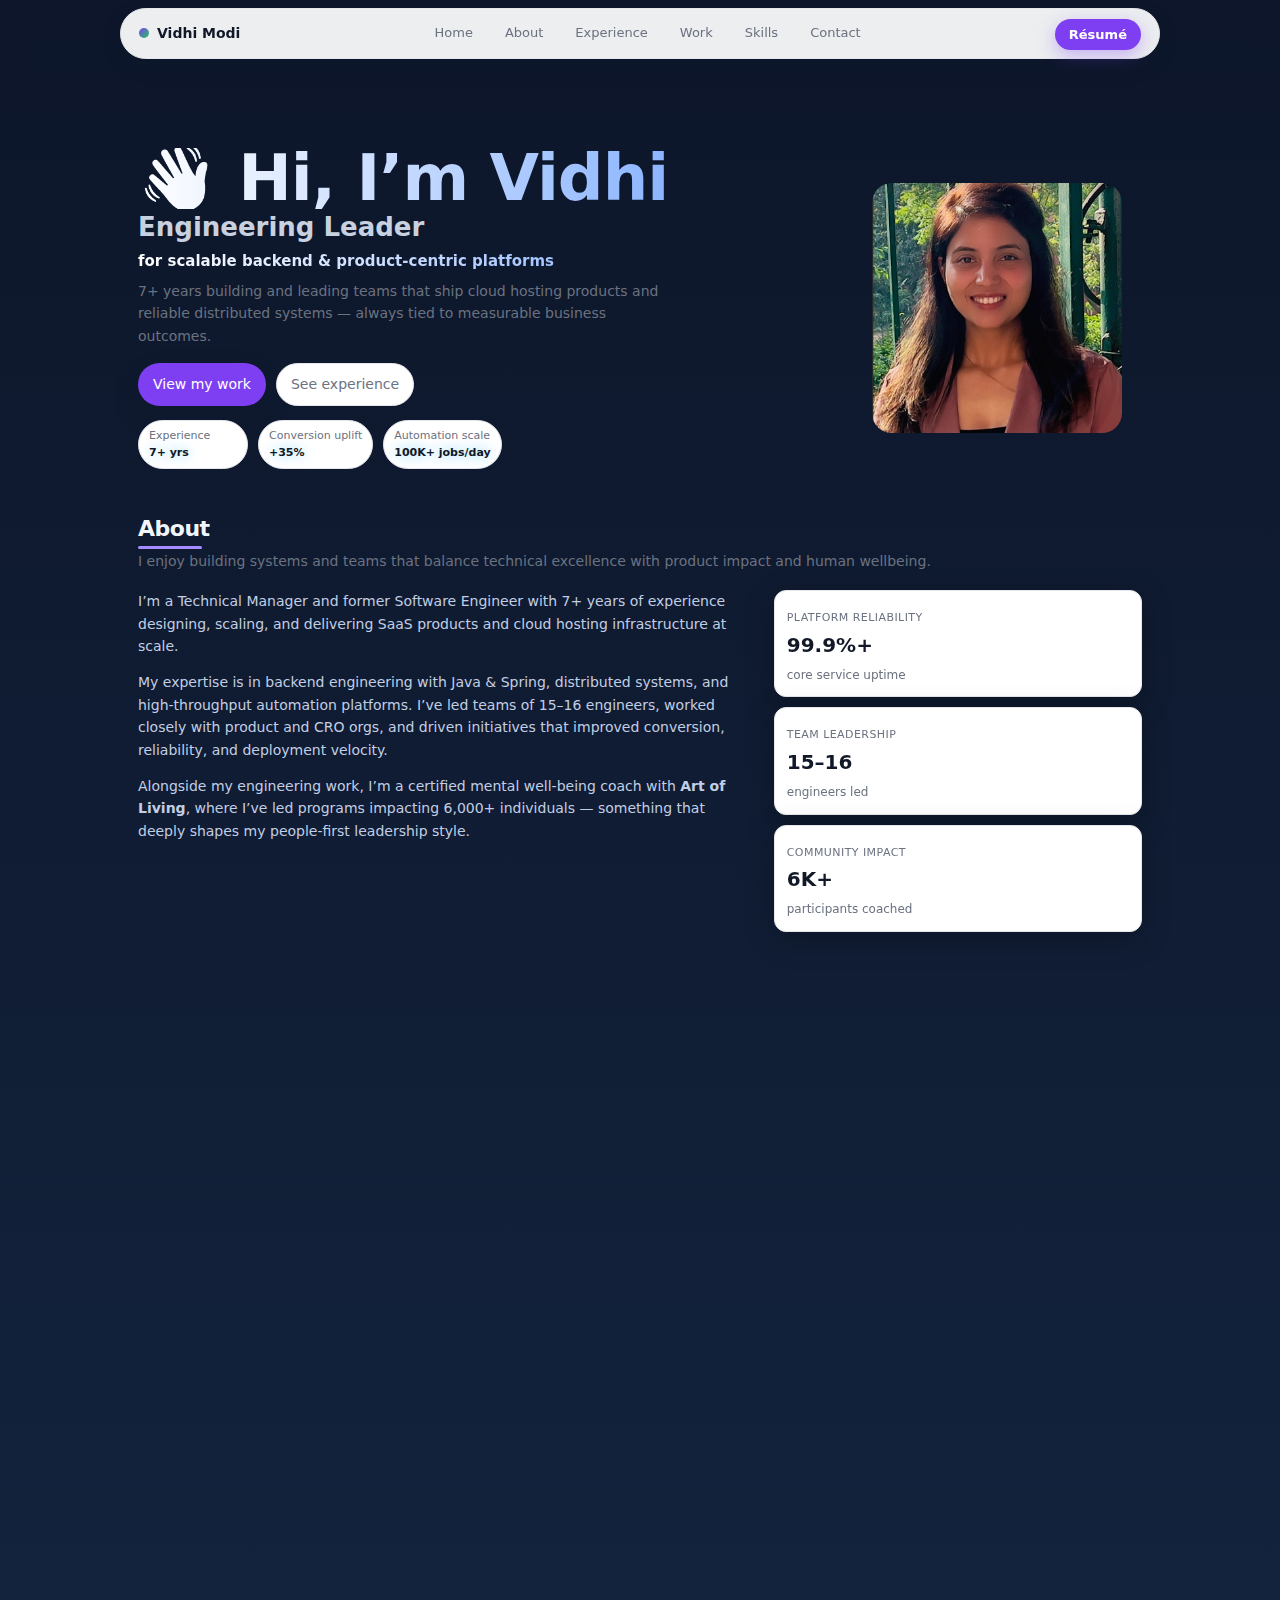
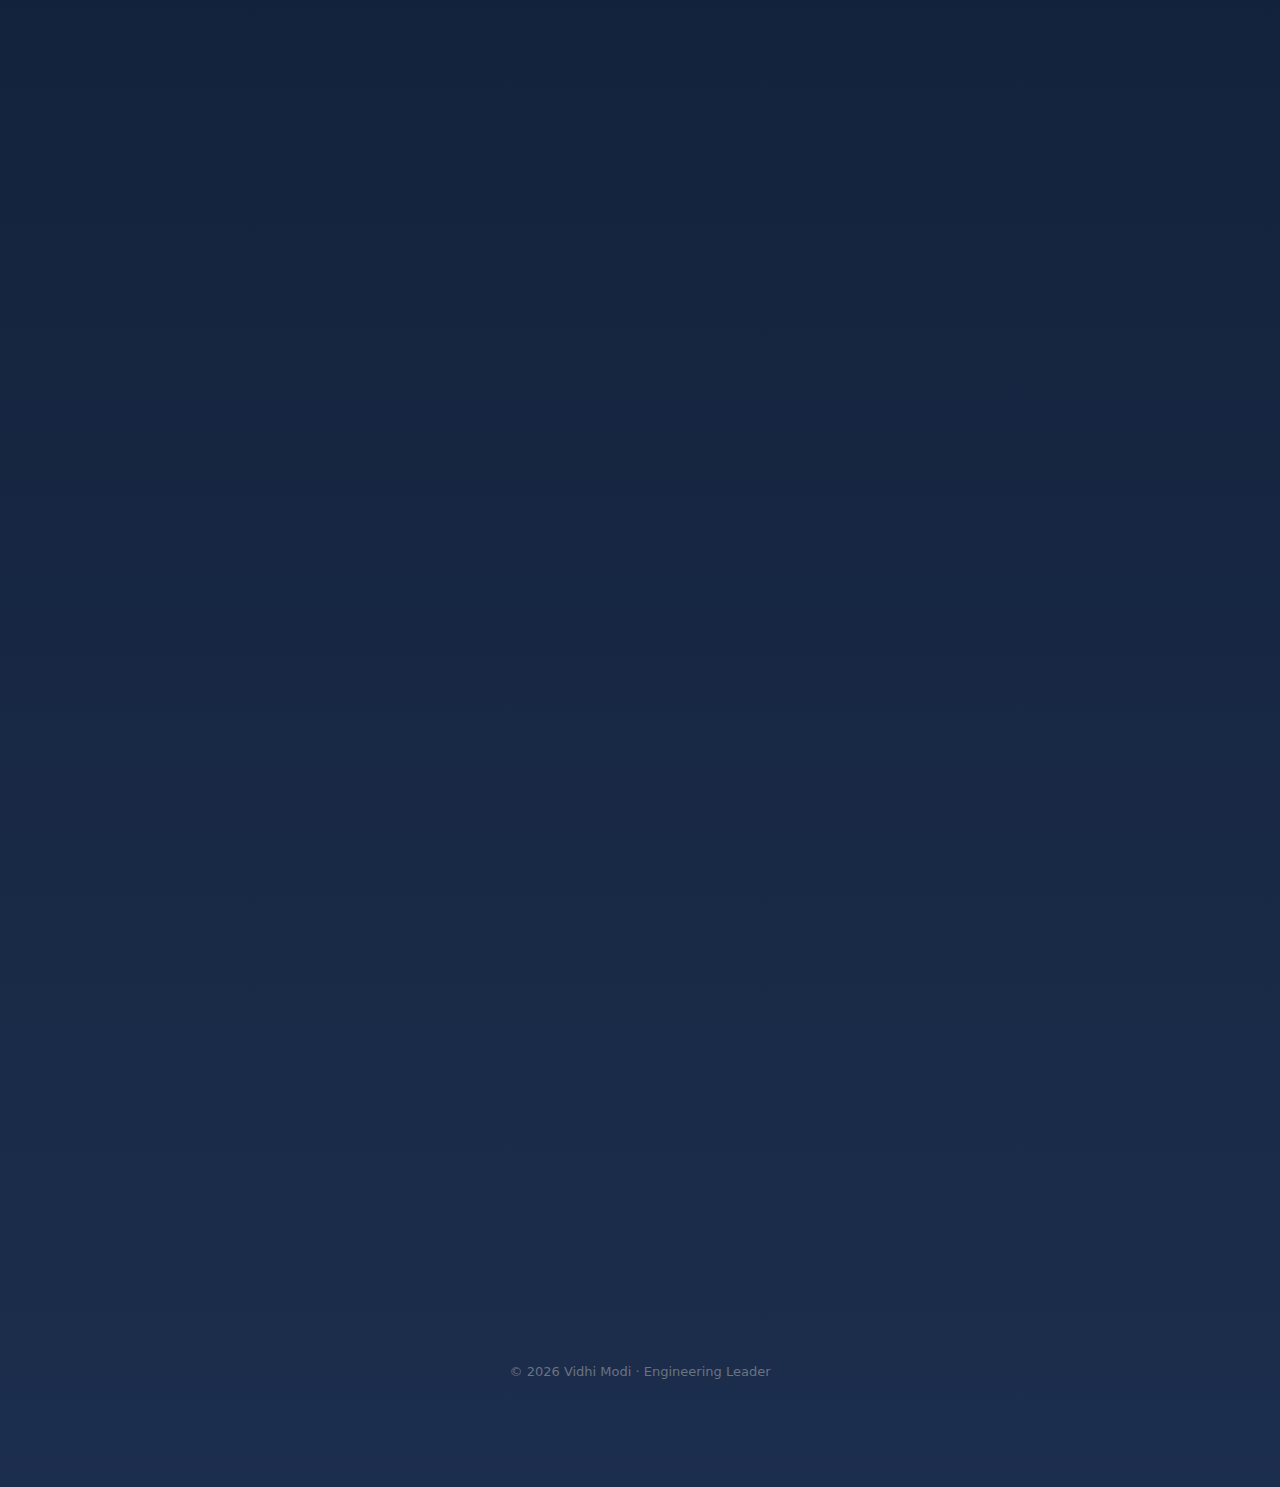
<file: index.html>
<!DOCTYPE html>
<html lang="en">

<head>
  <meta charset="utf-8" />
  <meta name="viewport" content="width=device-width, initial-scale=1" />
  <title>Vidhi Modi — Engineering Leader</title>
  <meta name="description"
    content="Vidhi Modi — Engineering Leader with 7+ years experience in backend, cloud, and product-driven execution.">
  <link rel="stylesheet" href="style.css" />
</head>

<body>
  <!-- Top Navigation -->
  <nav class="top-nav">
    <div class="nav-inner">
      <div class="nav-left">
        <span class="brand-dot"></span>
        <span class="brand-name">Vidhi Modi</span>
      </div>
      <div class="nav-links">
        <a href="#hero" data-nav>Home</a>
        <a href="#about" data-nav>About</a>
        <a href="#experience" data-nav>Experience</a>
        <a href="#work" data-nav>Work</a>
        <a href="#skills" data-nav>Skills</a>
        <a href="#contact" data-nav>Contact</a>
      </div>
      <div class="nav-right">
        <a href="assets/Vidhi_Modi_Resume_25.pdf" download class="nav-resume-btn">Résumé</a>
      </div>
    </div>
  </nav>

  <!-- Spacer so content doesn't hide behind fixed nav -->
  <div class="nav-spacer"></div>

  <main class="page">

    <!-- HERO -->
    <section id="hero" class="hero section reveal">
  <div class="hero-text">
    <p class="hero-eyebrow">👋 Hi, I’m Vidhi</p>
    <h1 class="hero-title">Engineering Leader</h1>
    <h3 class="hero-subheading">for scalable backend & product-centric platforms</h3> 
    <p class="hero-subtitle">
      7+ years building and leading teams that ship cloud hosting products and reliable distributed systems — always tied to measurable business outcomes.
    </p>

    <div class="hero-actions">
      <a href="#work" class="btn primary">View my work</a>
      <a href="#experience" class="btn ghost">See experience</a>
    </div>

    <div class="hero-metrics">
      <div class="metric-pill">
        <span class="metric-label">Experience</span>
        <span class="metric-value">7+ yrs</span>
      </div>
      <div class="metric-pill">
        <span class="metric-label">Conversion uplift</span>
        <span class="metric-value">+35%</span>
      </div>
      <div class="metric-pill">
        <span class="metric-label">Automation scale</span>
        <span class="metric-value">100K+ jobs/day</span>
      </div>
    </div>
  </div>

  <div class="hero-photo-wrapper">
    <img src="assets/vidhimodi.png" class="hero-photo" alt="Vidhi Modi">
  </div>
</section>


    <!-- ABOUT -->
    <section id="about" class="section reveal">
      <div class="section-header">
        <h2 class="other-headings">About</h2>
        <p class="section-subtitle">
          I enjoy building systems and teams that balance technical excellence with product impact and human wellbeing.
        </p>
      </div>

      <div class="about-grid">
        <div class="about-text">
          <p>
            I’m a Technical Manager and former Software Engineer with 7+ years of experience designing, scaling,
            and delivering SaaS products and cloud hosting infrastructure at scale.
          </p>
          <p>
            My expertise is in backend engineering with Java & Spring, distributed systems, and high-throughput
            automation platforms. I’ve led teams of 15–16 engineers, worked closely with product and CRO orgs,
            and driven initiatives that improved conversion, reliability, and deployment velocity.
          </p>
          <p>
            Alongside my engineering work, I’m a certified mental well-being coach with
            <strong>Art of Living</strong>, where I’ve led programs impacting 6,000+ individuals — something that
            deeply shapes my people-first leadership style.
          </p>
        </div>
        <div class="about-aside">
          <div class="stat-card glass">
            <span class="stat-label">Platform Reliability</span>
            <span class="stat-value">99.9%+</span>
            <span class="stat-caption">core service uptime</span>
          </div>
          <div class="stat-card glass">
            <span class="stat-label">Team Leadership</span>
            <span class="stat-value">15–16</span>
            <span class="stat-caption">engineers led</span>
          </div>
          <div class="stat-card glass">
            <span class="stat-label">Community Impact</span>
            <span class="stat-value">6K+</span>
            <span class="stat-caption">participants coached</span>
          </div>
        </div>
      </div>
    </section>

    <!-- EXPERIENCE -->
    <section id="experience" class="section reveal">
      <div class="section-header">
        <h2 class="other-headings">Experience</h2>
        <p class="section-subtitle">
          Blending engineering depth, platform reliability, and product outcomes across leadership and IC roles.
        </p>
      </div>

      <div class="timeline">
        <div class="timeline-item">
          <div class="timeline-marker"></div>
          <div class="timeline-content">
            <div class="timeline-header">
              <h3>Technical Manager</h3>
              <span class="timeline-company">Newfold Digital (formerly Endurance Group)</span>
            </div>
            <div class="timeline-meta">Bengaluru · Mar 2022 – May 2023</div>
            <ul class="bullets">
              <li>Led 2 engineering teams (15–16 engineers) delivering customer-facing hosting services and internal automation platforms.</li>
              <li>Boosted sprint velocity by ~30% and reduced delivery slippage by 40% via improved Agile execution and visibility.</li>
              <li>Architected modular onboarding services, cutting integration from ~6 weeks to 3 weeks and enabling 2× faster GTM.</li>
              <li>Co-defined 7+ platform KPIs with Product, Compliance & CRO, driving a 35% uplift in new-user conversion.</li>
            </ul>
          </div>
        </div>

        <div class="timeline-item">
          <div class="timeline-marker"></div>
          <div class="timeline-content">
            <div class="timeline-header">
              <h3>Software Engineer → Senior Module Lead</h3>
              <span class="timeline-company">Newfold Digital</span>
            </div>
            <div class="timeline-meta">Bengaluru · Jun 2018 – Mar 2022</div>
            <ul class="bullets">
              <li>Built scalable automation systems handling 100K+ daily jobs and 50+ hosting product integrations/month.</li>
              <li>Increased deployment throughput by 3× and reduced release cycles to &lt;30 minutes.</li>
              <li>Modernized legacy services to microservices, improving compute efficiency by ~20% and uptime to &gt;99.9%.</li>
              <li>Built an internal Jira analytics chatbot, reducing recurring reporting effort across multiple teams.</li>
            </ul>
          </div>
        </div>
      </div>
    </section>

    <!-- WORK / CASE STUDIES -->
    <section id="work" class="section reveal">
      <div class="section-header">
        <h2 class="other-headings">Selected Work</h2>
        <p class="section-subtitle">
          A snapshot of projects where engineering decisions were tightly coupled with product and business outcomes.
        </p>
      </div>

      <div class="work-grid">
        <article class="work-card glass" data-modal="cs1">
          <div class="work-tag">Conversion & Onboarding</div>
          <h3>Faster Hosting Plan Launch</h3>
          <p class="work-meta">Technical Manager · Newfold Digital</p>
          <p class="work-desc">
            Cut hosting plan onboarding time in half and lifted key conversion metrics through modular architecture and focused UX.
          </p>
          <ul class="work-points">
            <li>Integration time reduced from ~6 weeks to 3 weeks.</li>
            <li>New-user conversion uplift of 35%.</li>
          </ul>
          <button class="link-button" type="button">View case study →</button>
        </article>

        <article class="work-card glass" data-modal="cs2">
          <div class="work-tag">DevEx & Velocity</div>
          <h3>Deployment Throughput +3×</h3>
          <p class="work-meta">Platform Engineering · Newfold Digital</p>
          <p class="work-desc">
            Re-designed CI/CD pipelines to shorten release windows and enable safer, more frequent deployments.
          </p>
          <ul class="work-points">
            <li>Release time reduced to under 30 minutes.</li>
            <li>3× increase in deployment throughput.</li>
          </ul>
          <button class="link-button" type="button">View case study →</button>
        </article>

        <article class="work-card glass" data-modal="cs3">
          <div class="work-tag">Reliability & Scale</div>
          <h3>Microservices & Reliability Upgrade</h3>
          <p class="work-meta">Platform Migration · Newfold Digital</p>
          <p class="work-desc">
            Guided modernization of core services to microservices with a focus on observability and uptime.
          </p>
          <ul class="work-points">
            <li>Compute efficiency improved by ~20%.</li>
            <li>Core services stabilized at &gt;99.9% uptime.</li>
          </ul>
          <button class="link-button" type="button">View case study →</button>
        </article>

        <article class="work-card glass" data-modal="cs4">
          <div class="work-tag">Automation Platform</div>
          <h3>Automation @ 100K+ Jobs/Day</h3>
          <p class="work-meta">Automation Platform · Newfold Digital</p>
          <p class="work-desc">
            Built scalable cron and integration systems that automated operations across multiple hosting products.
          </p>
          <ul class="work-points">
            <li>100K+ jobs/day across 50+ integrations.</li>
            <li>Significant reduction in manual operational effort.</li>
          </ul>
          <button class="link-button" type="button">View case study →</button>
        </article>
      </div>
    </section>

    <!-- LEADERSHIP & COMMUNITY -->
    <section class="section reveal">
      <div class="section-header">
        <h2 class="other-headings">Leadership & Community</h2>
        <p class="section-subtitle">
          People-first leadership grounded in clarity, ownership, and mental wellbeing.
        </p>
      </div>

      <div class="leadership-grid">
        <div class="leadership-card">
          <h3>Engineering Leadership</h3>
          <ul class="bullets">
            <li>Led 2 engineering teams with a ~30% velocity improvement and 40% less delivery slippage.</li>
            <li>Introduced documentation and ownership practices that cut onboarding time by ~50%.</li>
            <li>Defined KPIs to align engineering investments with business outcomes.</li>
          </ul>
        </div>

        <div class="leadership-card">
          <h3>Art of Living · Program Lead</h3>
          <ul class="bullets">
            <li>Led mental well-being and meditation programs impacting 6,000+ individuals.</li>
            <li>Managed 30–40 volunteers delivering workshops across colleges, corporates, and communities.</li>
            <li>Brought those principles into engineering teams to build calmer, more resilient cultures.</li>
          </ul>
        </div>
      </div>
    </section>

    <!-- SKILLS -->
    <section id="skills" class="section reveal">
      <div class="section-header">
        <h2 class="other-headings">Skills</h2>
        <p class="section-subtitle">
          A blend of backend depth, architectural thinking, and product-aligned leadership.
        </p>
      </div>

      <div class="skills-grid">
        <div class="skill-block">
          <h3>Backend</h3>
          <p class="muted">Java · Spring Boot · Spring Batch · REST APIs</p>
        </div>
        <div class="skill-block">
          <h3>Architecture</h3>
          <p class="muted">Microservices · Distributed Systems · High Availability · System Design</p>
        </div>
        <div class="skill-block">
          <h3>Data & Infra</h3>
          <p class="muted">PostgreSQL · Redis (basics) · Cron & schedulers</p>
        </div>
        <div class="skill-block">
          <h3>Cloud & DevOps</h3>
          <p class="muted">CI/CD · Git · Jenkins · AWS fundamentals</p>
        </div>
        <div class="skill-block">
          <h3>Leadership</h3>
          <p class="muted">Team leadership · Stakeholder management · Roadmaps · Mentorship</p>
        </div>
        <div class="skill-block">
          <h3>Product & Metrics</h3>
          <p class="muted">KPIs · Conversion funnels · GTM · Data-driven decisions</p>
        </div>
      </div>
    </section>

    <!-- CONTACT -->
    <section id="contact" class="section reveal">
      <div class="contact-card glass">
        <h2>Let’s connect</h2>
        <p class="muted">
          Open to remote or hybrid roles as an Engineering Manager, Tech Lead, or product-aligned engineering leader.
        </p>

        <div class="contact-actions">
          <a href="mailto:vidhimodii@gmail.com" class="btn primary">Email me</a>
          <a href="https://linkedin.com/in/vidhimodii" target="_blank" class="btn ghost">Connect on LinkedIn</a>
        </div>

        <div class="contact-inline">
          <span>📧 vidhimodii@gmail.com</span>
          <span>📞 +91-8387020000</span>
        </div>
      </div>
    </section>

    <footer>
      © <span id="year"></span> Vidhi Modi · Engineering Leader
    </footer>

  </main>

  <!-- Modal -->
  <div id="modal-backdrop" class="modal-backdrop" aria-hidden="true">
    <div class="modal">
      <button class="modal-close" type="button" aria-label="Close">✕</button>
      <div id="modal-content"></div>
    </div>
  </div>

  <script src="script.js"></script>
</body>
</html>
</file>
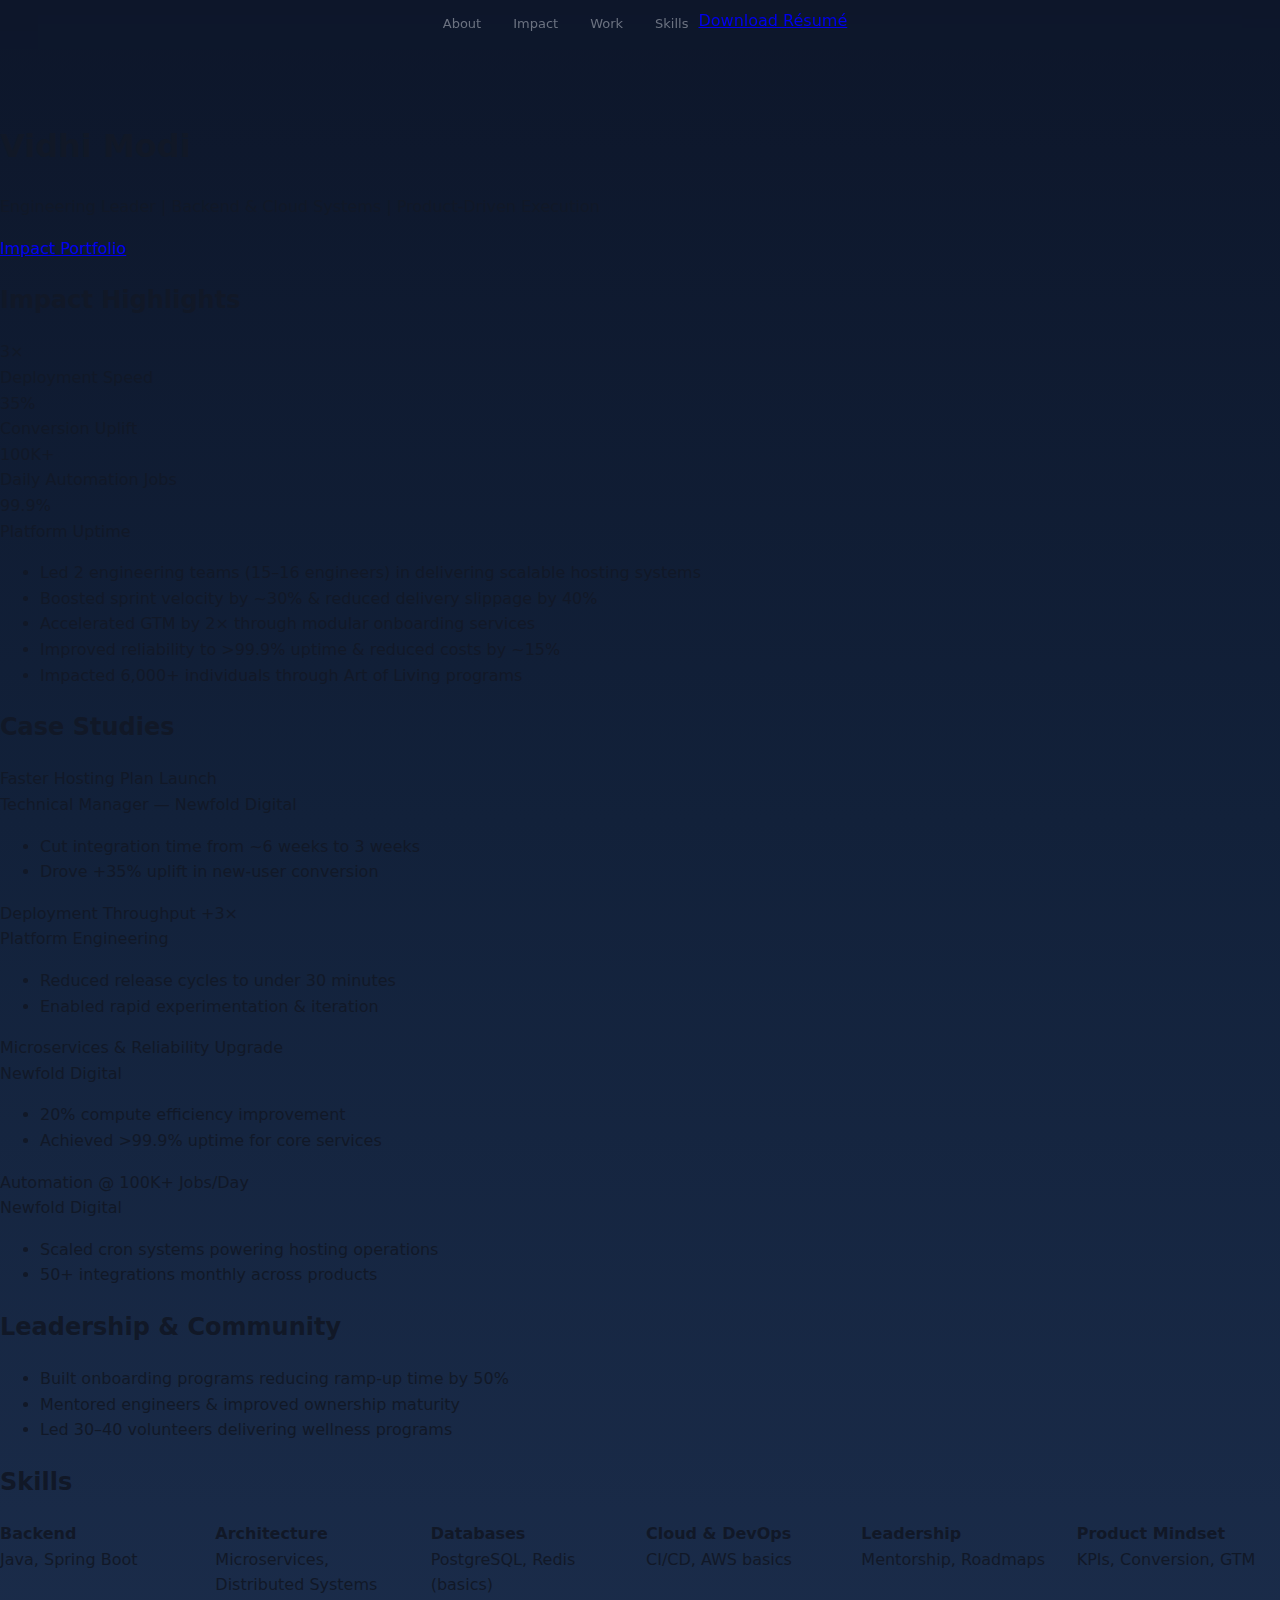
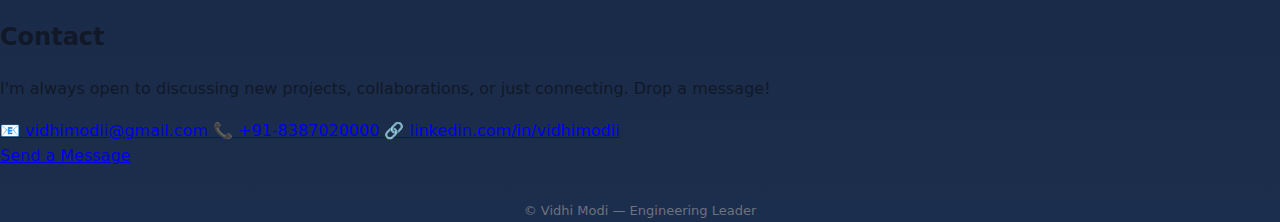
<file: vidhi-portfolio/index.html>
<!DOCTYPE html>
<html lang="en">

<head>
  <meta charset="utf-8" />
  <meta name="viewport" content="width=device-width, initial-scale=1" />
  <title>Vidhi Modi — Engineering Leader</title>
  <link rel="stylesheet" href="style.css">
</head>

<body>

  <!-- Navigation -->
  <nav class="top-nav">
    <div class="nav-links">
      <a href="#about">About</a>
      <a href="#impact">Impact</a>
      <a href="#case-studies">Work</a>
      <a href="#skills">Skills</a>
    </div>
    <a href="assets/Vidhi_Modi_Resume_25.pdf" download class="resume-btn">Download Résumé</a>
  </nav>

  <div style="height:100px;"></div>

  <div class="wrap">

    <header id="about">
      <h1>Vidhi Modi</h1>
      <p class="lead">Engineering Leader | Backend & Cloud Systems | Product-Driven Execution</p>
      <a class="button" href="#impact">Impact Portfolio</a>
    </header>

    <section id="impact" class="fade-in">
      <h2>Impact Highlights</h2>
      <div class="impact-grid">
        <div class="impact-card">
          <div class="impact-number">3×</div>
          <div class="meta">Deployment Speed</div>
        </div>
        <div class="impact-card">
          <div class="impact-number">35%</div>
          <div class="meta">Conversion Uplift</div>
        </div>
        <div class="impact-card">
          <div class="impact-number">100K+</div>
          <div class="meta">Daily Automation Jobs</div>
        </div>
        <div class="impact-card">
          <div class="impact-number">99.9%</div>
          <div class="meta">Platform Uptime</div>
        </div>
      </div>

      <ul>
        <li>Led 2 engineering teams (15–16 engineers) in delivering scalable hosting systems</li>
        <li>Boosted sprint velocity by ~30% & reduced delivery slippage by 40%</li>
        <li>Accelerated GTM by 2× through modular onboarding services</li>
        <li>Improved reliability to >99.9% uptime & reduced costs by ~15%</li>
        <li>Impacted 6,000+ individuals through Art of Living programs</li>
      </ul>
    </section>

    <section id="case-studies">
      <h2>Case Studies</h2>
      <div class="card-list">
        <article>
          <div class="role">Faster Hosting Plan Launch</div>
          <div class="meta">Technical Manager — Newfold Digital</div>
          <ul>
            <li>Cut integration time from ~6 weeks to 3 weeks</li>
            <li>Drove +35% uplift in new-user conversion</li>
          </ul>
        </article>

        <article>
          <div class="role">Deployment Throughput +3×</div>
          <div class="meta">Platform Engineering</div>
          <ul>
            <li>Reduced release cycles to under 30 minutes</li>
            <li>Enabled rapid experimentation & iteration</li>
          </ul>
        </article>

        <article>
          <div class="role">Microservices & Reliability Upgrade</div>
          <div class="meta">Newfold Digital</div>
          <ul>
            <li>20% compute efficiency improvement</li>
            <li>Achieved >99.9% uptime for core services</li>
          </ul>
        </article>

        <article>
          <div class="role">Automation @ 100K+ Jobs/Day</div>
          <div class="meta">Newfold Digital</div>
          <ul>
            <li>Scaled cron systems powering hosting operations</li>
            <li>50+ integrations monthly across products</li>
          </ul>
        </article>
      </div>
    </section>

    <section>
      <h2>Leadership & Community</h2>
      <ul>
        <li>Built onboarding programs reducing ramp-up time by 50%</li>
        <li>Mentored engineers & improved ownership maturity</li>
        <li>Led 30–40 volunteers delivering wellness programs</li>
      </ul>
    </section>

    <section id="skills" class="fade-in">
      <h2>Skills</h2>
      <div class="skills-grid">
        <div class="skill-chip"><strong>Backend</strong><div class="meta">Java, Spring Boot</div></div>
        <div class="skill-chip"><strong>Architecture</strong><div class="meta">Microservices, Distributed Systems</div></div>
        <div class="skill-chip"><strong>Databases</strong><div class="meta">PostgreSQL, Redis (basics)</div></div>
        <div class="skill-chip"><strong>Cloud & DevOps</strong><div class="meta">CI/CD, AWS basics</div></div>
        <div class="skill-chip"><strong>Leadership</strong><div class="meta">Mentorship, Roadmaps</div></div>
        <div class="skill-chip"><strong>Product Mindset</strong><div class="meta">KPIs, Conversion, GTM</div></div>
      </div>
    </section>

    <section id="contact" class="contact-section">
  <div class="contact-container">
    <h2>Contact</h2>
    <p>I'm always open to discussing new projects, collaborations, or just connecting. Drop a message!</p>

    <div class="contact-info">
      <a href="mailto:vidhimodii@gmail.com">
        <span class="contact-icon">📧</span>
        vidhimodii@gmail.com
      </a>
      <a href="tel:+918387020000">
        <span class="contact-icon">📞</span>
        +91-8387020000
      </a>
      <a href="https://linkedin.com/in/vidhimodii" target="_blank">
        <span class="contact-icon">🔗</span>
        linkedin.com/in/vidhimodii
      </a>
    </div>

    <a href="mailto:vidhimodii@gmail.com" class="contact-button">Send a Message</a>
  </div>
</section>


    <footer>© Vidhi Modi — Engineering Leader</footer>

  </div>

</body>
</html>
</file>
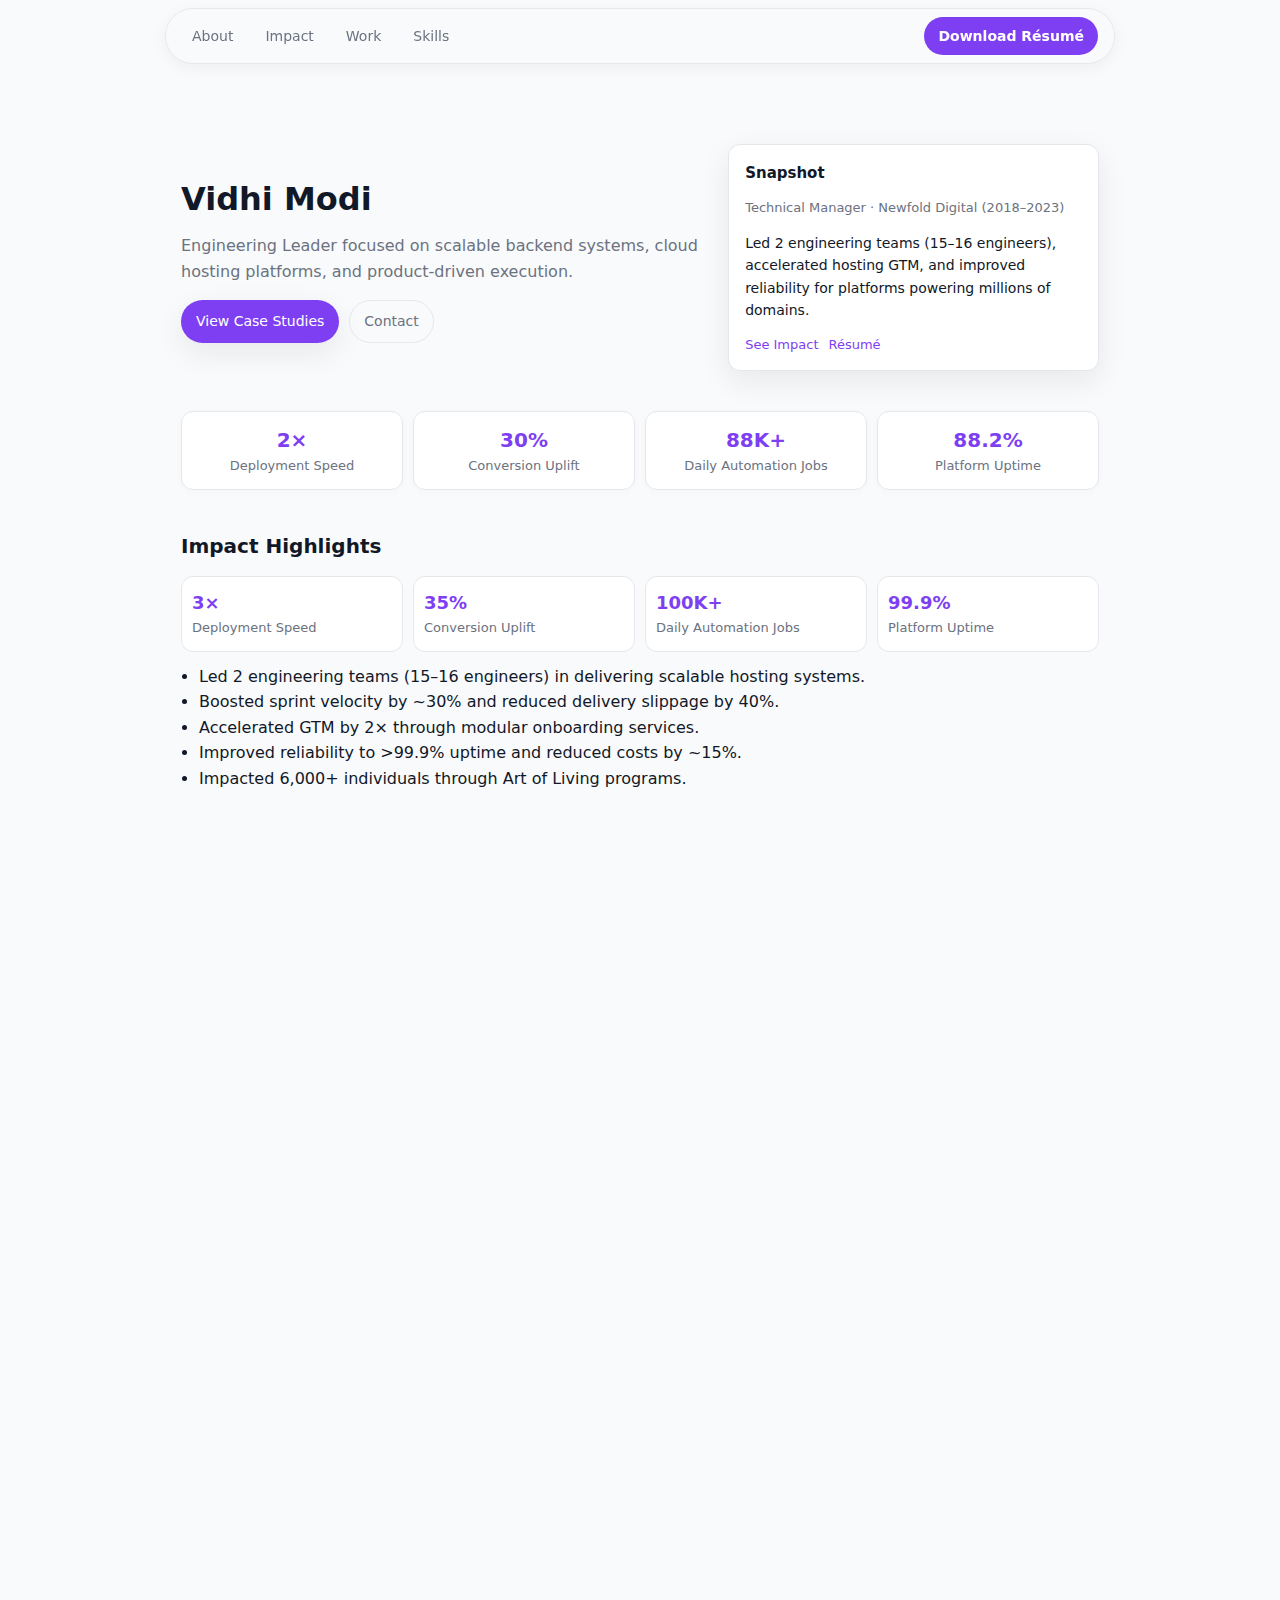
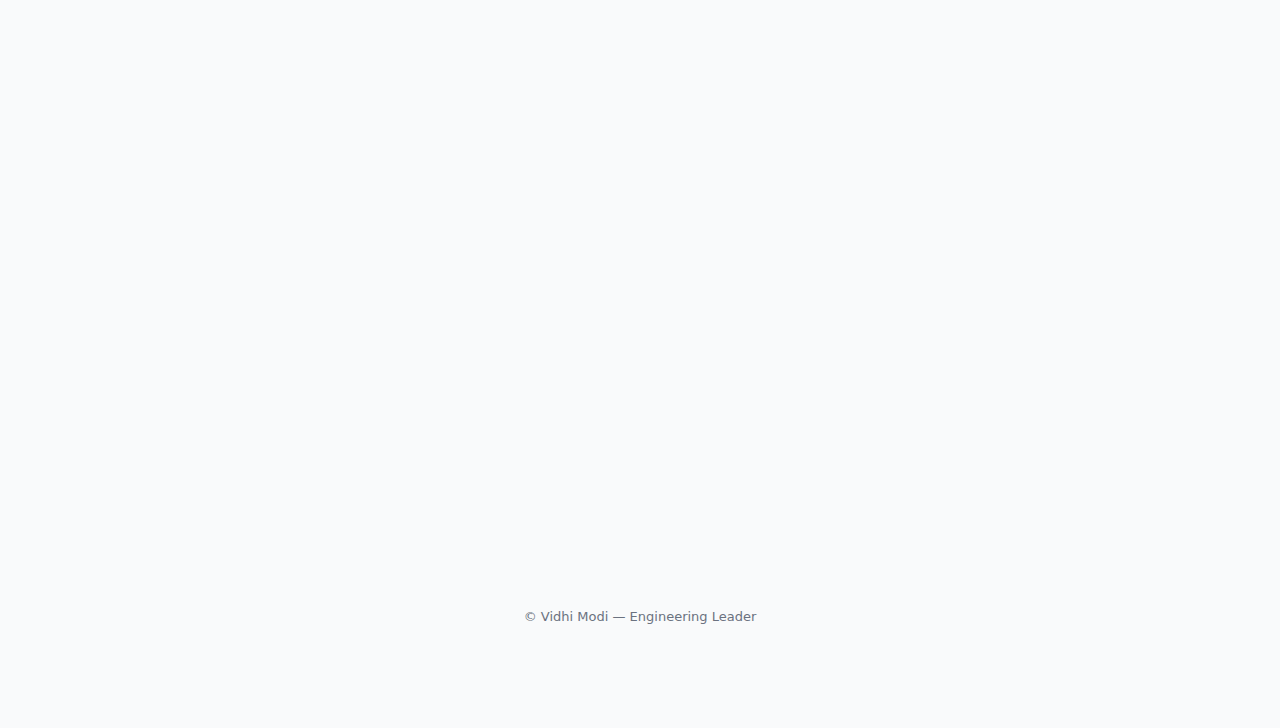
<file: index1.html>
<!DOCTYPE html>
<html lang="en">
<head>
  <meta charset="utf-8" />
  <meta name="viewport" content="width=device-width, initial-scale=1" />
  <title>Vidhi Modi — Engineering Leader</title>
  <meta name="description" content="Vidhi Modi — Engineering Leader | Backend, cloud, and product-driven execution. Case studies, metrics, and contact." />
  <link rel="stylesheet" href="style1.css">
</head>

<body>

  <!-- Navigation -->
  <nav class="top-nav">
    <div class="nav-inner">
      <div class="nav-links">
        <a href="#about" data-nav>About</a>
        <a href="#impact" data-nav>Impact</a>
        <a href="#case-studies" data-nav>Work</a>
        <a href="#skills" data-nav>Skills</a>
      </div>
      <a href="assets/Vidhi_Modi_Resume_25.pdf" download class="resume-btn">Download Résumé</a>
    </div>
  </nav>

  <!-- Spacer for fixed nav -->
  <div class="nav-spacer"></div>

  <main class="wrap">

    <!-- Hero / About -->
    <header id="about" class="hero section reveal">
      <div class="hero-left">
        <h1>Vidhi Modi</h1>
        <p class="lead">
          Engineering Leader focused on scalable backend systems, cloud hosting platforms, and product-driven execution.
        </p>
        <div class="hero-cta">
          <a class="button primary" href="#case-studies">View Case Studies</a>
          <a class="button ghost" href="#contact">Contact</a>
        </div>
      </div>

      <aside class="hero-right">
        <div class="snapshot-card">
          <h4>Snapshot</h4>
          <p class="meta">Technical Manager · Newfold Digital (2018–2023)</p>
          <p class="small">
            Led 2 engineering teams (15–16 engineers), accelerated hosting GTM, and improved reliability for
            platforms powering millions of domains.
          </p>
          <div class="snapshot-actions">
            <a href="#impact" class="text-link">See Impact</a>
            <a href="assets/Vidhi_Modi_Resume_25.pdf" download class="text-link">Résumé</a>
          </div>
        </div>
      </aside>
    </header>

    <!-- Metrics Strip -->
    <section class="section reveal">
      <div class="metrics">
        <div class="metric">
          <div class="num" data-count="3" data-suffix="×">0×</div>
          <div class="label">Deployment Speed</div>
        </div>
        <div class="metric">
          <div class="num" data-count="35" data-suffix="%">0%</div>
          <div class="label">Conversion Uplift</div>
        </div>
        <div class="metric">
          <div class="num" data-count="100" data-suffix="K+">0K+</div>
          <div class="label">Daily Automation Jobs</div>
        </div>
        <div class="metric">
          <div class="num" data-count="99.9" data-suffix="%">0%</div>
          <div class="label">Platform Uptime</div>
        </div>
      </div>
    </section>

    <!-- Impact -->
    <section id="impact" class="section reveal">
      <h2>Impact Highlights</h2>

      <div class="impact-grid">
        <div class="impact-card">
          <div class="impact-number">3×</div>
          <div class="meta">Deployment Speed</div>
        </div>
        <div class="impact-card">
          <div class="impact-number">35%</div>
          <div class="meta">Conversion Uplift</div>
        </div>
        <div class="impact-card">
          <div class="impact-number">100K+</div>
          <div class="meta">Daily Automation Jobs</div>
        </div>
        <div class="impact-card">
          <div class="impact-number">99.9%</div>
          <div class="meta">Platform Uptime</div>
        </div>
      </div>

      <ul class="bullets">
        <li>Led 2 engineering teams (15–16 engineers) in delivering scalable hosting systems.</li>
        <li>Boosted sprint velocity by ~30% and reduced delivery slippage by 40%.</li>
        <li>Accelerated GTM by 2× through modular onboarding services.</li>
        <li>Improved reliability to &gt;99.9% uptime and reduced costs by ~15%.</li>
        <li>Impacted 6,000+ individuals through Art of Living programs.</li>
      </ul>
    </section>

    <!-- Case Studies -->
    <section id="case-studies" class="section reveal">
      <h2>Case Studies</h2>
      <div class="card-list">

        <article class="case-card" data-modal="cs1">
          <div class="role">Faster Hosting Plan Launch</div>
          <div class="meta">Technical Manager — Newfold Digital</div>
          <ul>
            <li>Cut integration time from ~6 weeks to 3 weeks.</li>
            <li>Drove +35% uplift in new-user conversion.</li>
          </ul>
          <button class="details-btn" type="button">View details</button>
        </article>

        <article class="case-card" data-modal="cs2">
          <div class="role">Deployment Throughput +3×</div>
          <div class="meta">Platform Engineering</div>
          <ul>
            <li>Reduced release cycles to under 30 minutes.</li>
            <li>Enabled rapid experimentation & iteration.</li>
          </ul>
          <button class="details-btn" type="button">View details</button>
        </article>

        <article class="case-card" data-modal="cs3">
          <div class="role">Microservices & Reliability Upgrade</div>
          <div class="meta">Newfold Digital</div>
          <ul>
            <li>20% compute efficiency improvement.</li>
            <li>Achieved &gt;99.9% uptime for core services.</li>
          </ul>
          <button class="details-btn" type="button">View details</button>
        </article>

        <article class="case-card" data-modal="cs4">
          <div class="role">Automation @ 100K+ Jobs/Day</div>
          <div class="meta">Newfold Digital</div>
          <ul>
            <li>Scaled cron systems powering hosting operations.</li>
            <li>50+ hosting product integrations monthly.</li>
          </ul>
          <button class="details-btn" type="button">View details</button>
        </article>

      </div>
    </section>

    <!-- Leadership -->
    <section class="section reveal">
      <h2>Leadership & Community</h2>
      <ul class="bullets">
        <li>Built onboarding programs reducing ramp-up time by 50%.</li>
        <li>Mentored engineers and improved ownership maturity.</li>
        <li>Led 30–40 volunteers delivering wellness programs.</li>
      </ul>
    </section>

    <!-- Skills -->
    <section id="skills" class="section reveal">
      <h2>Skills</h2>
      <div class="skills-grid">
        <div class="skill-card">
          <strong>Backend</strong>
          <div class="meta">Java, Spring Boot, REST APIs</div>
        </div>
        <div class="skill-card">
          <strong>Architecture</strong>
          <div class="meta">Microservices, Distributed Systems, HA</div>
        </div>
        <div class="skill-card">
          <strong>Data & Infra</strong>
          <div class="meta">PostgreSQL, Redis, Kafka (basics)</div>
        </div>
        <div class="skill-card">
          <strong>Cloud & DevOps</strong>
          <div class="meta">CI/CD, Jenkins, AWS fundamentals</div>
        </div>
        <div class="skill-card">
          <strong>Leadership</strong>
          <div class="meta">Roadmaps, Mentorship, Delivery</div>
        </div>
        <div class="skill-card">
          <strong>Product</strong>
          <div class="meta">KPIs, Conversion, GTM</div>
        </div>
      </div>
    </section>

    <!-- Contact -->
    <section id="contact" class="section reveal contact-section">
      <div class="contact-card">
        <h2>Contact</h2>
        <p class="muted">
          Open to remote or hybrid engineering leadership roles. Happy to discuss product-aligned engineering,
          org design, and scaling platforms.
        </p>

        <div class="contact-info">
          <a href="mailto:vidhimodii@gmail.com">
            <span class="contact-icon">📧</span> vidhimodii@gmail.com
          </a>
          <a href="tel:+918387020000">
            <span class="contact-icon">📞</span> +91-8387020000
          </a>
          <a href="https://linkedin.com/in/vidhimodii" target="_blank">
            <span class="contact-icon">🔗</span> linkedin.com/in/vidhimodii
          </a>
        </div>

        <a href="mailto:vidhimodii@gmail.com" class="contact-button">Send a Message</a>
      </div>
    </section>

    <footer>© Vidhi Modi — Engineering Leader</footer>

  </main>

  <!-- Modal for case study details -->
  <div id="modal-backdrop" class="modal-backdrop" aria-hidden="true">
    <div class="modal">
      <button class="modal-close" type="button" aria-label="Close">✕</button>
      <div id="modal-content"></div>
    </div>
  </div>

  <script>
    // Smooth scroll for nav links
    document.querySelectorAll('[data-nav]').forEach(link => {
      link.addEventListener('click', e => {
        e.preventDefault();
        const id = link.getAttribute('href');
        const target = document.querySelector(id);
        if (target) {
          target.scrollIntoView({ behavior: 'smooth', block: 'start' });
        }
      });
    });

    // IntersectionObserver for reveal on scroll
    const observer = new IntersectionObserver((entries) => {
      entries.forEach(entry => {
        if (entry.isIntersecting) {
          entry.target.classList.add('in-view');
          observer.unobserve(entry.target);
        }
      });
    }, { threshold: 0.15 });

    document.querySelectorAll('.reveal, .case-card, .skill-card').forEach(el => {
      observer.observe(el);
    });

    // Metric counters
    let countersStarted = false;
    const metricSection = document.querySelector('.metrics');
    const metricObserver = new IntersectionObserver((entries) => {
      entries.forEach(entry => {
        if (entry.isIntersecting && !countersStarted) {
          countersStarted = true;
          document.querySelectorAll('.metric .num').forEach(el => {
            const target = parseFloat(el.dataset.count);
            const suffix = el.dataset.suffix || '';
            const isFloat = !Number.isInteger(target);
            const duration = 800;
            const startTime = performance.now();

            function animate(now) {
              const progress = Math.min(1, (now - startTime) / duration);
              const value = target * progress;
              el.textContent = isFloat
                ? value.toFixed(1) + suffix
                : Math.floor(value) + suffix;
              if (progress < 1) requestAnimationFrame(animate);
              else el.textContent = target + suffix;
            }
            requestAnimationFrame(animate);
          });
          metricObserver.disconnect();
        }
      });
    }, { threshold: 0.2 });

    if (metricSection) {
      metricObserver.observe(metricSection);
    }

    // Simple active nav state on scroll
    const sections = ['about', 'impact', 'case-studies', 'skills'].map(id => document.getElementById(id));
    const navLinks = document.querySelectorAll('[data-nav]');
    function updateActiveNav() {
      const scrollPos = window.scrollY + 140;
      sections.forEach((sec, index) => {
        if (!sec) return;
        const top = sec.offsetTop;
        const bottom = top + sec.offsetHeight;
        if (scrollPos >= top && scrollPos < bottom) {
          navLinks.forEach(l => l.classList.remove('active'));
          navLinks[index]?.classList.add('active');
        }
      });
    }
    window.addEventListener('scroll', updateActiveNav);
    updateActiveNav();

    // Case study modal
    const modalBackdrop = document.getElementById('modal-backdrop');
    const modalContent = document.getElementById('modal-content');
    const modalClose = document.querySelector('.modal-close');

    const modalMap = {
      cs1: `
        <h3>Faster Hosting Plan Launch</h3>
        <p class="muted">Technical Manager — Newfold Digital</p>
        <p>
          Designed modular onboarding services and integrations to cut hosting plan integration time from ~6 weeks to 3 weeks,
          enabling 2× faster GTM and a 35% uplift in new-user conversion.
        </p>
        <ul class="bullets">
          <li>Modular service architecture for faster plan rollout.</li>
          <li>Data-informed onboarding funnel improvements.</li>
          <li>Alignment with Product, Compliance, and CRO teams.</li>
        </ul>
      `,
      cs2: `
        <h3>Deployment Throughput +3×</h3>
        <p class="muted">Platform Engineering</p>
        <p>
          Reworked CI/CD pipelines and deployment strategy to reduce release windows from hours to under 30 minutes
          and increase deployment throughput by 3×.
        </p>
        <ul class="bullets">
          <li>Pipeline parallelization and automation.</li>
          <li>Safer rollouts via canary and rollback mechanisms.</li>
          <li>Improved developer velocity and confidence.</li>
        </ul>
      `,
      cs3: `
        <h3>Microservices & Reliability Upgrade</h3>
        <p class="muted">Newfold Digital</p>
        <p>
          Led migration of monolithic services to microservices, improving compute efficiency by ~20% and achieving
          &gt;99.9% uptime on core components through better observability and SLIs.
        </p>
        <ul class="bullets">
          <li>Service decomposition and clear service boundaries.</li>
          <li>Tracing, SLIs, and incident runbooks.</li>
          <li>Reliability-focused engineering practices.</li>
        </ul>
      `,
      cs4: `
        <h3>Automation @ 100K+ Jobs/Day</h3>
        <p class="muted">Automation Platform</p>
        <p>
          Built scalable cron and integration systems handling 100K+ daily jobs and 50+ product integrations/month,
          significantly reducing manual workloads across teams.
        </p>
        <ul class="bullets">
          <li>High-throughput job orchestration.</li>
          <li>Reusable integration adapters.</li>
          <li>Operational dashboards for visibility.</li>
        </ul>
      `
    };

    document.querySelectorAll('.case-card').forEach(card => {
      card.addEventListener('click', (e) => {
        // Avoid double-fire when clicking the button
        if (e.target.classList.contains('details-btn') || e.currentTarget === card) {
          const id = card.dataset.modal;
          modalContent.innerHTML = modalMap[id] || '<p>Details coming soon.</p>';
          modalBackdrop.classList.add('open');
        }
      });
    });

    function closeModal() {
      modalBackdrop.classList.remove('open');
      modalContent.innerHTML = '';
    }

    modalClose.addEventListener('click', closeModal);
    modalBackdrop.addEventListener('click', (e) => {
      if (e.target === modalBackdrop) closeModal();
    });
    document.addEventListener('keydown', (e) => {
      if (e.key === 'Escape') closeModal();
    });
  </script>

</body>
</html>
</file>
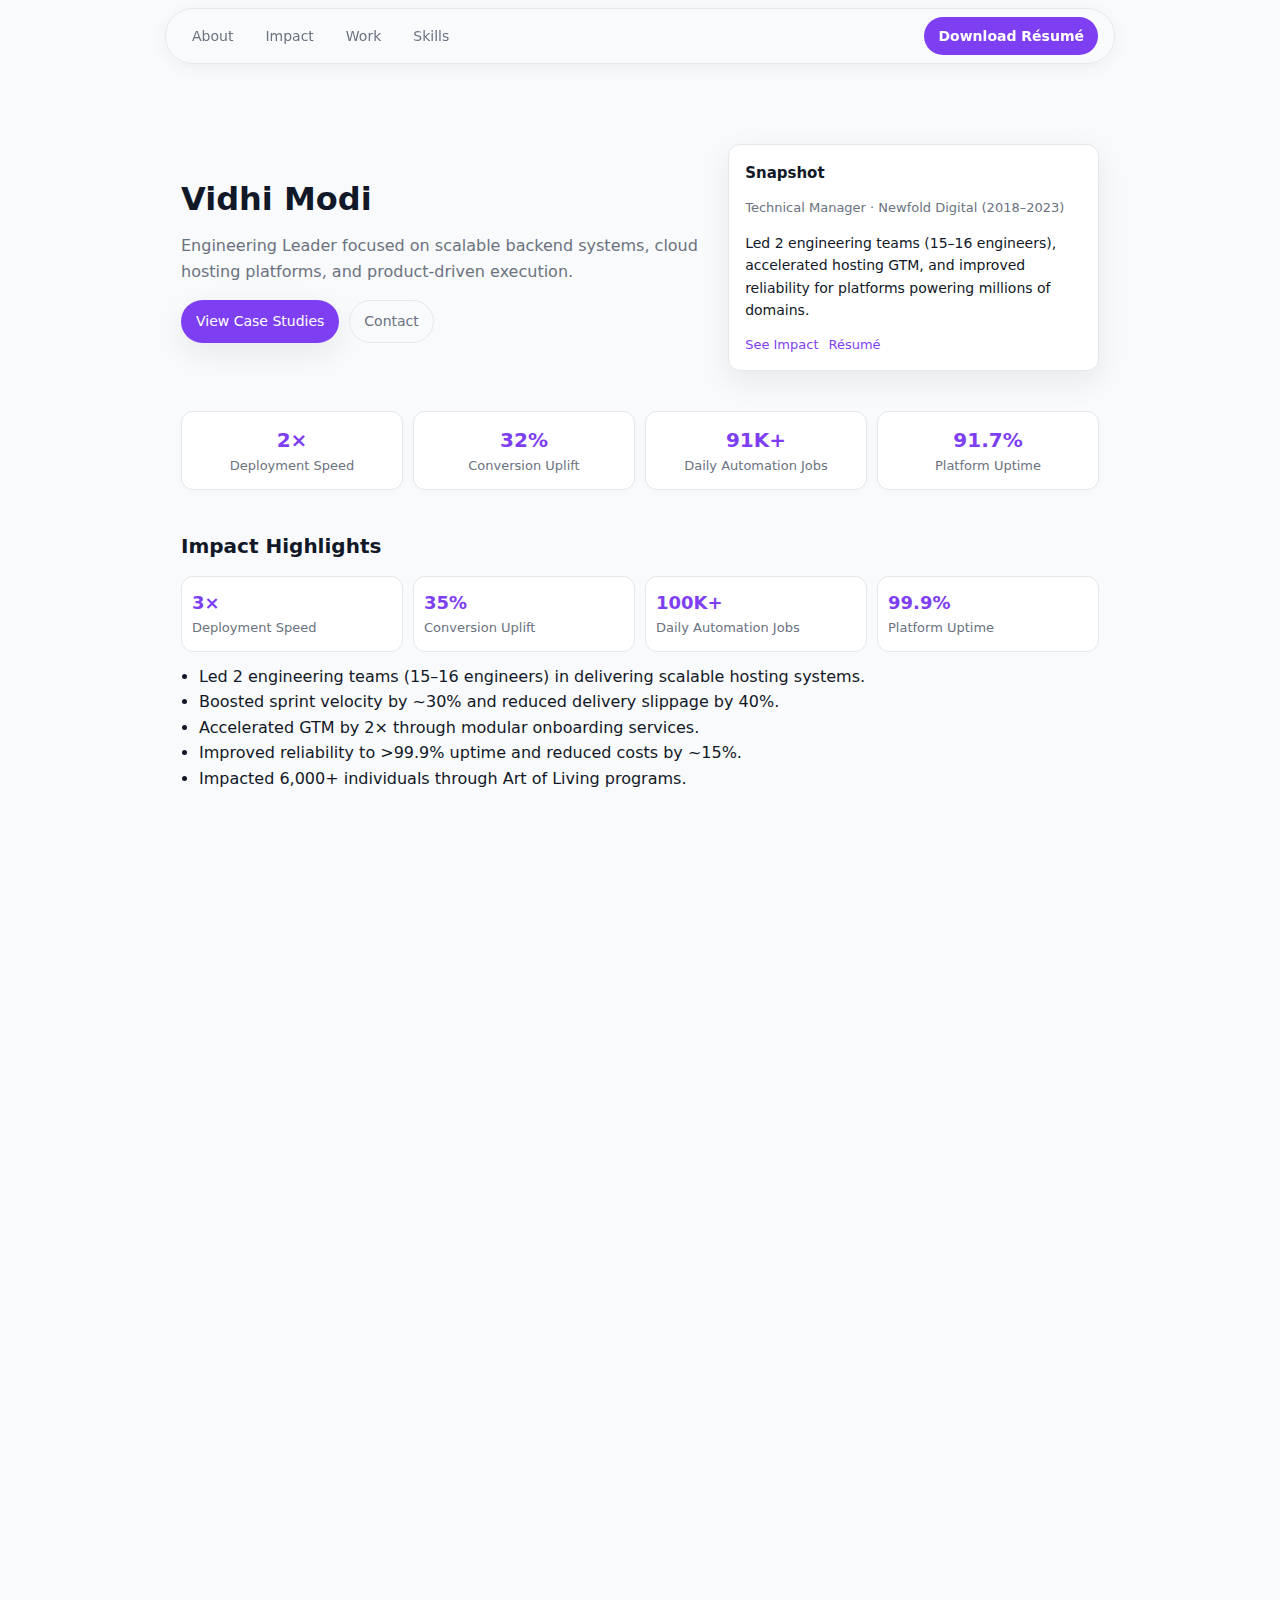
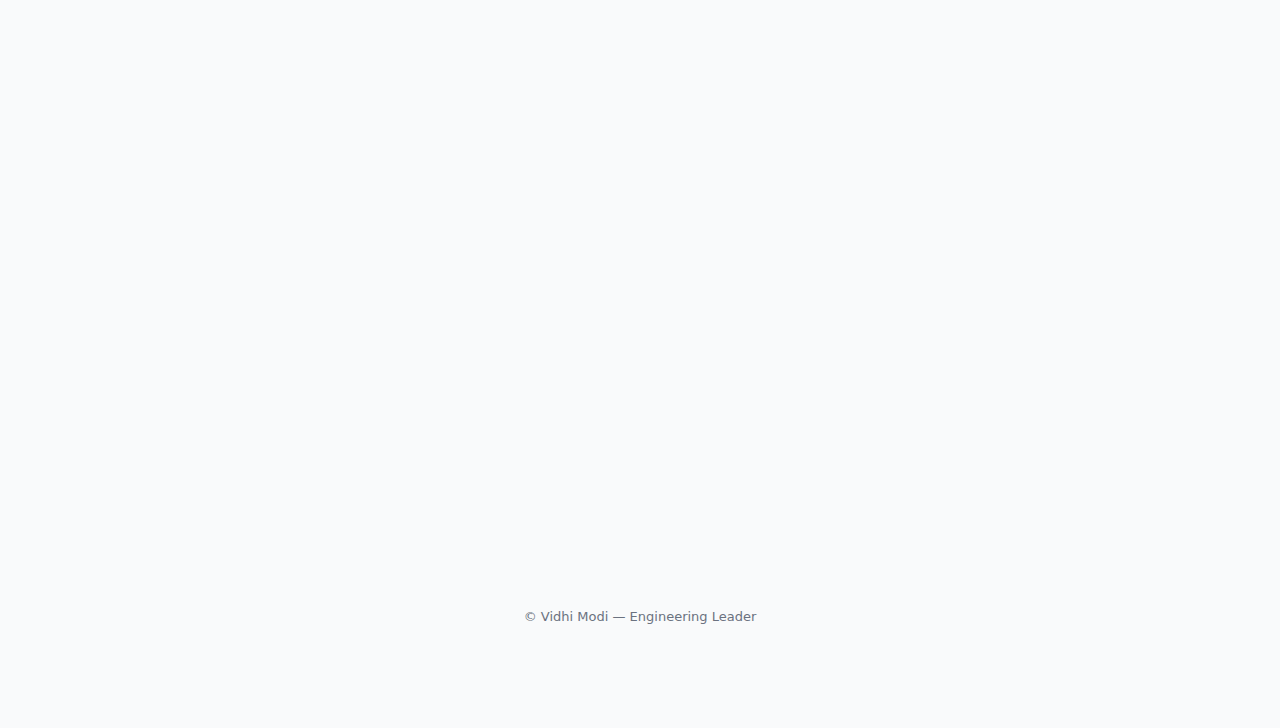
<file: index2.html>
<!DOCTYPE html>
<html lang="en">
<head>
  <meta charset="utf-8" />
  <meta name="viewport" content="width=device-width, initial-scale=1" />
  <title>Vidhi Modi — Engineering Leader</title>
  <meta name="description" content="Vidhi Modi — Engineering Leader | Backend, cloud, and product-driven execution. Case studies, metrics, and contact." />
  <link rel="stylesheet" href="style2.css">
</head>

<body>

  <!-- Navigation -->
  <nav class="top-nav">
    <div class="nav-inner">
      <div class="nav-links">
        <a href="#about" data-nav>About</a>
        <a href="#impact" data-nav>Impact</a>
        <a href="#case-studies" data-nav>Work</a>
        <a href="#skills" data-nav>Skills</a>
      </div>
      <a href="assets/Vidhi_Modi_Resume_25.pdf" download class="resume-btn">Download Résumé</a>
    </div>
  </nav>

  <!-- Spacer for fixed nav -->
  <div class="nav-spacer"></div>

  <main class="wrap">

    <!-- Hero / About -->
    <header id="about" class="hero section reveal">
      <div class="hero-left">
        <h1>Vidhi Modi</h1>
        <p class="lead">
          Engineering Leader focused on scalable backend systems, cloud hosting platforms, and product-driven execution.
        </p>
        <div class="hero-cta">
          <a class="button primary" href="#case-studies">View Case Studies</a>
          <a class="button ghost" href="#contact">Contact</a>
        </div>
      </div>

      <aside class="hero-right">
        <div class="snapshot-card">
          <h4>Snapshot</h4>
          <p class="meta">Technical Manager · Newfold Digital (2018–2023)</p>
          <p class="small">
            Led 2 engineering teams (15–16 engineers), accelerated hosting GTM, and improved reliability for
            platforms powering millions of domains.
          </p>
          <div class="snapshot-actions">
            <a href="#impact" class="text-link">See Impact</a>
            <a href="assets/Vidhi_Modi_Resume_25.pdf" download class="text-link">Résumé</a>
          </div>
        </div>
      </aside>
    </header>

    <!-- Metrics Strip -->
    <section class="section reveal">
      <div class="metrics">
        <div class="metric">
          <div class="num" data-count="3" data-suffix="×">0×</div>
          <div class="label">Deployment Speed</div>
        </div>
        <div class="metric">
          <div class="num" data-count="35" data-suffix="%">0%</div>
          <div class="label">Conversion Uplift</div>
        </div>
        <div class="metric">
          <div class="num" data-count="100" data-suffix="K+">0K+</div>
          <div class="label">Daily Automation Jobs</div>
        </div>
        <div class="metric">
          <div class="num" data-count="99.9" data-suffix="%">0%</div>
          <div class="label">Platform Uptime</div>
        </div>
      </div>
    </section>

    <!-- Impact -->
    <section id="impact" class="section reveal">
      <h2>Impact Highlights</h2>

      <div class="impact-grid">
        <div class="impact-card">
          <div class="impact-number">3×</div>
          <div class="meta">Deployment Speed</div>
        </div>
        <div class="impact-card">
          <div class="impact-number">35%</div>
          <div class="meta">Conversion Uplift</div>
        </div>
        <div class="impact-card">
          <div class="impact-number">100K+</div>
          <div class="meta">Daily Automation Jobs</div>
        </div>
        <div class="impact-card">
          <div class="impact-number">99.9%</div>
          <div class="meta">Platform Uptime</div>
        </div>
      </div>

      <ul class="bullets">
        <li>Led 2 engineering teams (15–16 engineers) in delivering scalable hosting systems.</li>
        <li>Boosted sprint velocity by ~30% and reduced delivery slippage by 40%.</li>
        <li>Accelerated GTM by 2× through modular onboarding services.</li>
        <li>Improved reliability to &gt;99.9% uptime and reduced costs by ~15%.</li>
        <li>Impacted 6,000+ individuals through Art of Living programs.</li>
      </ul>
    </section>

    <!-- Case Studies -->
    <section id="case-studies" class="section reveal">
      <h2>Case Studies</h2>
      <div class="card-list">

        <article class="case-card" data-modal="cs1">
          <div class="role">Faster Hosting Plan Launch</div>
          <div class="meta">Technical Manager — Newfold Digital</div>
          <ul>
            <li>Cut integration time from ~6 weeks to 3 weeks.</li>
            <li>Drove +35% uplift in new-user conversion.</li>
          </ul>
          <button class="details-btn" type="button">View details</button>
        </article>

        <article class="case-card" data-modal="cs2">
          <div class="role">Deployment Throughput +3×</div>
          <div class="meta">Platform Engineering</div>
          <ul>
            <li>Reduced release cycles to under 30 minutes.</li>
            <li>Enabled rapid experimentation & iteration.</li>
          </ul>
          <button class="details-btn" type="button">View details</button>
        </article>

        <article class="case-card" data-modal="cs3">
          <div class="role">Microservices & Reliability Upgrade</div>
          <div class="meta">Newfold Digital</div>
          <ul>
            <li>20% compute efficiency improvement.</li>
            <li>Achieved &gt;99.9% uptime for core services.</li>
          </ul>
          <button class="details-btn" type="button">View details</button>
        </article>

        <article class="case-card" data-modal="cs4">
          <div class="role">Automation @ 100K+ Jobs/Day</div>
          <div class="meta">Newfold Digital</div>
          <ul>
            <li>Scaled cron systems powering hosting operations.</li>
            <li>50+ hosting product integrations monthly.</li>
          </ul>
          <button class="details-btn" type="button">View details</button>
        </article>

      </div>
    </section>

    <!-- Leadership -->
    <section class="section reveal">
      <h2>Leadership & Community</h2>
      <ul class="bullets">
        <li>Built onboarding programs reducing ramp-up time by 50%.</li>
        <li>Mentored engineers and improved ownership maturity.</li>
        <li>Led 30–40 volunteers delivering wellness programs.</li>
      </ul>
    </section>

    <!-- Skills -->
    <section id="skills" class="section reveal">
      <h2>Skills</h2>
      <div class="skills-grid">
        <div class="skill-card">
          <strong>Backend</strong>
          <div class="meta">Java, Spring Boot, REST APIs</div>
        </div>
        <div class="skill-card">
          <strong>Architecture</strong>
          <div class="meta">Microservices, Distributed Systems, HA</div>
        </div>
        <div class="skill-card">
          <strong>Data & Infra</strong>
          <div class="meta">PostgreSQL, Redis, Kafka (basics)</div>
        </div>
        <div class="skill-card">
          <strong>Cloud & DevOps</strong>
          <div class="meta">CI/CD, Jenkins, AWS fundamentals</div>
        </div>
        <div class="skill-card">
          <strong>Leadership</strong>
          <div class="meta">Roadmaps, Mentorship, Delivery</div>
        </div>
        <div class="skill-card">
          <strong>Product</strong>
          <div class="meta">KPIs, Conversion, GTM</div>
        </div>
      </div>
    </section>

    <!-- Contact -->
    <section id="contact" class="section reveal contact-section">
      <div class="contact-card">
        <h2>Contact</h2>
        <p class="muted">
          Open to remote or hybrid engineering leadership roles. Happy to discuss product-aligned engineering,
          org design, and scaling platforms.
        </p>

        <div class="contact-info">
          <a href="mailto:vidhimodii@gmail.com">
            <span class="contact-icon">📧</span> vidhimodii@gmail.com
          </a>
          <a href="tel:+918387020000">
            <span class="contact-icon">📞</span> +91-8387020000
          </a>
          <a href="https://linkedin.com/in/vidhimodii" target="_blank">
            <span class="contact-icon">🔗</span> linkedin.com/in/vidhimodii
          </a>
        </div>

        <a href="mailto:vidhimodii@gmail.com" class="contact-button">Send a Message</a>
      </div>
    </section>

    <footer>© Vidhi Modi — Engineering Leader</footer>

  </main>

  <!-- Modal for case study details -->
  <div id="modal-backdrop" class="modal-backdrop" aria-hidden="true">
    <div class="modal">
      <button class="modal-close" type="button" aria-label="Close">✕</button>
      <div id="modal-content"></div>
    </div>
  </div>

  <script>
    // Smooth scroll for nav links
    document.querySelectorAll('[data-nav]').forEach(link => {
      link.addEventListener('click', e => {
        e.preventDefault();
        const id = link.getAttribute('href');
        const target = document.querySelector(id);
        if (target) {
          target.scrollIntoView({ behavior: 'smooth', block: 'start' });
        }
      });
    });

    // IntersectionObserver for reveal on scroll
    const observer = new IntersectionObserver((entries) => {
      entries.forEach(entry => {
        if (entry.isIntersecting) {
          entry.target.classList.add('in-view');
          observer.unobserve(entry.target);
        }
      });
    }, { threshold: 0.15 });

    document.querySelectorAll('.reveal, .case-card, .skill-card').forEach(el => {
      observer.observe(el);
    });

    // Metric counters
    let countersStarted = false;
    const metricSection = document.querySelector('.metrics');
    const metricObserver = new IntersectionObserver((entries) => {
      entries.forEach(entry => {
        if (entry.isIntersecting && !countersStarted) {
          countersStarted = true;
          document.querySelectorAll('.metric .num').forEach(el => {
            const target = parseFloat(el.dataset.count);
            const suffix = el.dataset.suffix || '';
            const isFloat = !Number.isInteger(target);
            const duration = 800;
            const startTime = performance.now();

            function animate(now) {
              const progress = Math.min(1, (now - startTime) / duration);
              const value = target * progress;
              el.textContent = isFloat
                ? value.toFixed(1) + suffix
                : Math.floor(value) + suffix;
              if (progress < 1) requestAnimationFrame(animate);
              else el.textContent = target + suffix;
            }
            requestAnimationFrame(animate);
          });
          metricObserver.disconnect();
        }
      });
    }, { threshold: 0.2 });

    if (metricSection) {
      metricObserver.observe(metricSection);
    }

    // Simple active nav state on scroll
    const sections = ['about', 'impact', 'case-studies', 'skills'].map(id => document.getElementById(id));
    const navLinks = document.querySelectorAll('[data-nav]');
    function updateActiveNav() {
      const scrollPos = window.scrollY + 140;
      sections.forEach((sec, index) => {
        if (!sec) return;
        const top = sec.offsetTop;
        const bottom = top + sec.offsetHeight;
        if (scrollPos >= top && scrollPos < bottom) {
          navLinks.forEach(l => l.classList.remove('active'));
          navLinks[index]?.classList.add('active');
        }
      });
    }
    window.addEventListener('scroll', updateActiveNav);
    updateActiveNav();

    // Case study modal
    const modalBackdrop = document.getElementById('modal-backdrop');
    const modalContent = document.getElementById('modal-content');
    const modalClose = document.querySelector('.modal-close');

    const modalMap = {
      cs1: `
        <h3>Faster Hosting Plan Launch</h3>
        <p class="muted">Technical Manager — Newfold Digital</p>
        <p>
          Designed modular onboarding services and integrations to cut hosting plan integration time from ~6 weeks to 3 weeks,
          enabling 2× faster GTM and a 35% uplift in new-user conversion.
        </p>
        <ul class="bullets">
          <li>Modular service architecture for faster plan rollout.</li>
          <li>Data-informed onboarding funnel improvements.</li>
          <li>Alignment with Product, Compliance, and CRO teams.</li>
        </ul>
      `,
      cs2: `
        <h3>Deployment Throughput +3×</h3>
        <p class="muted">Platform Engineering</p>
        <p>
          Reworked CI/CD pipelines and deployment strategy to reduce release windows from hours to under 30 minutes
          and increase deployment throughput by 3×.
        </p>
        <ul class="bullets">
          <li>Pipeline parallelization and automation.</li>
          <li>Safer rollouts via canary and rollback mechanisms.</li>
          <li>Improved developer velocity and confidence.</li>
        </ul>
      `,
      cs3: `
        <h3>Microservices & Reliability Upgrade</h3>
        <p class="muted">Newfold Digital</p>
        <p>
          Led migration of monolithic services to microservices, improving compute efficiency by ~20% and achieving
          &gt;99.9% uptime on core components through better observability and SLIs.
        </p>
        <ul class="bullets">
          <li>Service decomposition and clear service boundaries.</li>
          <li>Tracing, SLIs, and incident runbooks.</li>
          <li>Reliability-focused engineering practices.</li>
        </ul>
      `,
      cs4: `
        <h3>Automation @ 100K+ Jobs/Day</h3>
        <p class="muted">Automation Platform</p>
        <p>
          Built scalable cron and integration systems handling 100K+ daily jobs and 50+ product integrations/month,
          significantly reducing manual workloads across teams.
        </p>
        <ul class="bullets">
          <li>High-throughput job orchestration.</li>
          <li>Reusable integration adapters.</li>
          <li>Operational dashboards for visibility.</li>
        </ul>
      `
    };

    document.querySelectorAll('.case-card').forEach(card => {
      card.addEventListener('click', (e) => {
        // Avoid double-fire when clicking the button
        if (e.target.classList.contains('details-btn') || e.currentTarget === card) {
          const id = card.dataset.modal;
          modalContent.innerHTML = modalMap[id] || '<p>Details coming soon.</p>';
          modalBackdrop.classList.add('open');
        }
      });
    });

    function closeModal() {
      modalBackdrop.classList.remove('open');
      modalContent.innerHTML = '';
    }

    modalClose.addEventListener('click', closeModal);
    modalBackdrop.addEventListener('click', (e) => {
      if (e.target === modalBackdrop) closeModal();
    });
    document.addEventListener('keydown', (e) => {
      if (e.key === 'Escape') closeModal();
    });
  </script>

</body>
</html>
</file>
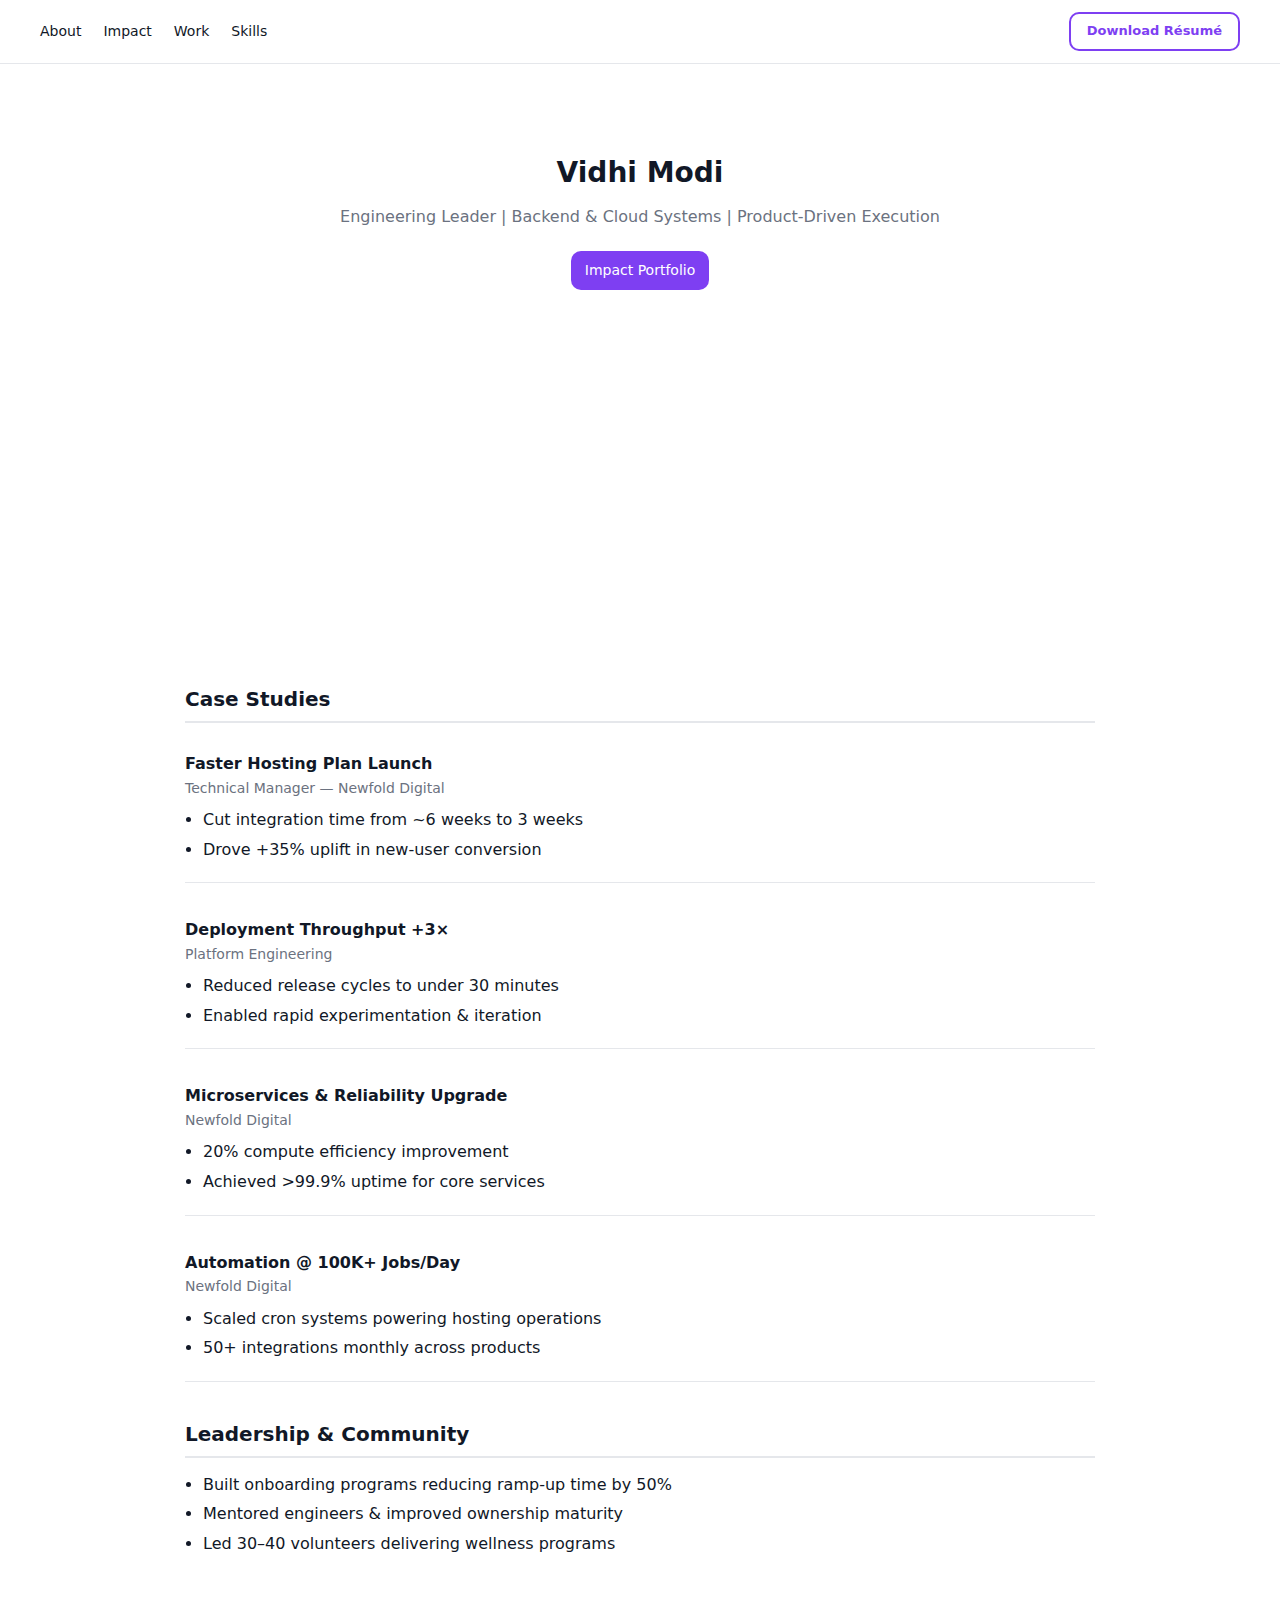
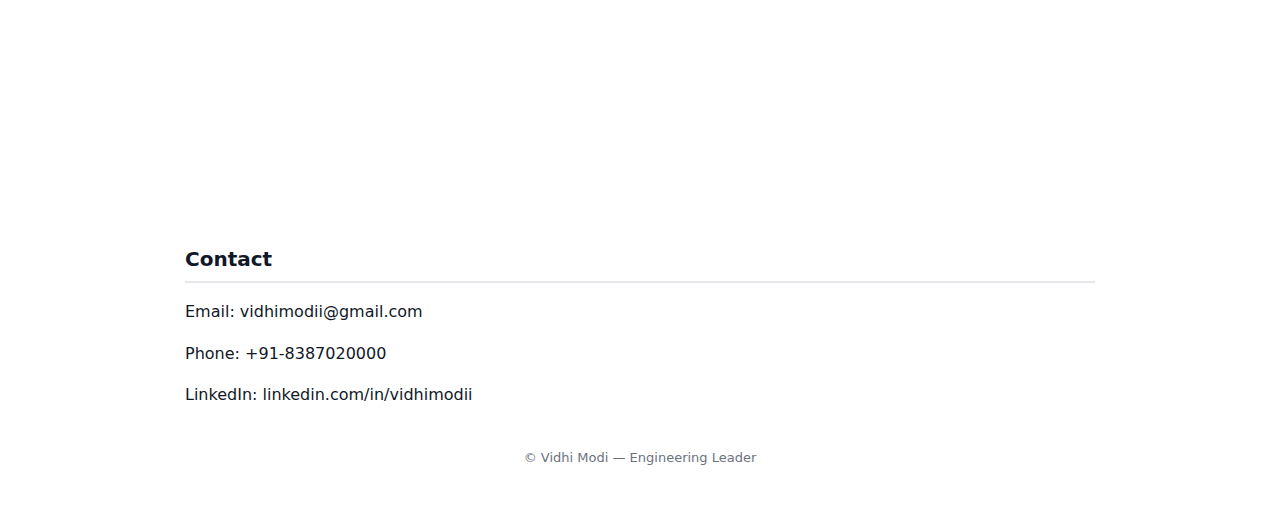
<file: index_css.html>
<!-- Vidhi Modi — Clean & Minimal Engineering Leader Portfolio -->
<!DOCTYPE html>
<html lang="en">
<head>
  <meta charset="utf-8" />
  <meta name="viewport" content="width=device-width, initial-scale=1" />
  <title>Vidhi Modi — Engineering Leader</title>

  <style>
    :root {
      --bg: #ffffff;
      --text: #111827;
      --muted: #6b7280;
      --primary: #7e3ff2;
      --border: #e5e7eb;
      --radius: 10px;
      --maxw: 950px;
    }

    * { box-sizing: border-box; }

    body {
      background: var(--bg);
      color: var(--text);
      font-family: Inter, system-ui, sans-serif;
      margin: 0;
      line-height: 1.6;
    }

    .wrap {
      max-width: var(--maxw);
      margin: 0 auto;
      padding: 32px 20px 64px;
    }

    /* Navigation Bar */
    .top-nav {
      position: fixed;
      top: 0;
      left: 0;
      width: 100%;
      background: var(--bg);
      border-bottom: 1px solid var(--border);
      padding: 12px 40px;
      z-index: 1000;

      display: flex;
      justify-content: space-between;
      align-items: center;
    }

    .nav-links {
      display: flex;
      gap: 22px;
    }

    .nav-links a {
      text-decoration: none;
      color: var(--text);
      font-size: 14px;
      font-weight: 500;
      transition: 0.25s;
    }

    .nav-links a:hover {
      color: var(--primary);
    }

    .resume-btn {
      background: none;
      border: 2px solid var(--primary);
      padding: 7px 16px;
      border-radius: var(--radius);
      text-decoration: none;
      font-size: 13px;
      font-weight: 600;
      color: var(--primary);
      transition: 0.25s;
    }

    .resume-btn:hover {
      background: var(--primary);
      color: #fff;
    }

    header {
      text-align: center;
      margin-bottom: 40px;
    }

    h1 {
      font-size: 28px;
      margin-bottom: 6px;
    }

    p.lead {
      color: var(--muted);
      max-width: 700px;
      margin: 0.5rem auto 1rem;
    }

    a.button {
      display: inline-block;
      background: var(--primary);
      color: #fff;
      text-decoration: none;
      padding: 8px 14px;
      border-radius: var(--radius);
      font-size: 14px;
      margin: 6px;
    }

    section {
      margin-bottom: 36px;
    }

    h2 {
      font-size: 20px;
      margin-bottom: 14px;
      border-bottom: 2px solid var(--border);
      padding-bottom: 6px;
    }

    .card-list article {
      margin-bottom: 20px;
      padding: 14px 0;
      border-bottom: 1px solid var(--border);
    }

    .role {
      font-weight: 600;
    }

    .meta {
      font-size: 14px;
      color: var(--muted);
      margin-bottom: 8px;
    }

    ul { padding-left: 18px; margin: 6px 0; }
    li { margin: 4px 0; }

    .skills {
      display: flex;
      flex-wrap: wrap;
      gap: 8px;
    }

    .chip {
      border: 1px solid var(--border);
      padding: 6px 10px;
      border-radius: 999px;
      font-size: 13px;
      color: var(--muted);
      background: #f9fafb;
    }

    footer {
      font-size: 13px;
      text-align: center;
      color: var(--muted);
      margin-top: 40px;
    }

    /* Smooth fade-in animation */
    .fade-in { opacity: 0; transform: translateY(10px); animation: fadeInUp 0.6s ease forwards; }
    @keyframes fadeInUp { to { opacity: 1; transform: translateY(0); } }

    /* Hover card elevation */
    .card-hover:hover { background: #fafaff; transform: translateY(-2px); transition: 0.25s; }

    @media (max-width: 700px) {
      .top-nav {
        flex-direction: column;
        gap: 10px;
        padding: 10px 20px;
      }
    }
  </style>

</head>
<body>

  <!-- Navigation -->
  <nav class="top-nav">
    <div class="nav-links">
      <a href="#about">About</a>
      <a href="#impact">Impact</a>
      <a href="#case-studies">Work</a>
      <a href="#skills">Skills</a>
    </div>

    <a href="assets/Vidhi_Modi_Resume_25.pdf" download class="resume-btn">
      Download Résumé
    </a>
  </nav>

  <div style="height:100px;"></div>

  <div class="wrap">

    <header id="about">
      <h1>Vidhi Modi</h1>
      <p class="lead">Engineering Leader | Backend & Cloud Systems | Product-Driven Execution</p>
      <a class="button" href="#impact">Impact Portfolio</a>
    </header>

    <section id="impact" class="fade-in">
      <h2>Impact Highlights</h2>

      <div style="display:flex;flex-wrap:wrap;gap:16px;margin-bottom:18px;">
        <div style="flex:1;min-width:120px;text-align:center;border:1px solid var(--border);border-radius:var(--radius);padding:14px;">
          <div style="font-size:22px;font-weight:700;color:var(--primary);">3×</div>
          <div class="meta">Deployment Speed</div>
        </div>
        <div style="flex:1;min-width:120px;text-align:center;border:1px solid var(--border);border-radius:var(--radius);padding:14px;">
          <div style="font-size:22px;font-weight:700;color:var(--primary);">35%</div>
          <div class="meta">Conversion Uplift</div>
        </div>
        <div style="flex:1;min-width:120px;text-align:center;border:1px solid var(--border);border-radius:var(--radius);padding:14px;">
          <div style="font-size:22px;font-weight:700;color:var(--primary);">100K+</div>
          <div class="meta">Daily Automation Jobs</div>
        </div>
        <div style="flex:1;min-width:120px;text-align:center;border:1px solid var(--border);border-radius:var(--radius);padding:14px;">
          <div style="font-size:22px;font-weight:700;color:var(--primary);">99.9%</div>
          <div class="meta">Platform Uptime</div>
        </div>
      </div>

      <ul>
        <li>Led 2 engineering teams (15–16 engineers) in delivering scalable hosting systems</li>
        <li>Boosted sprint velocity by ~30% & reduced delivery slippage by 40%</li>
        <li>Accelerated GTM by 2× through modular onboarding services</li>
        <li>Improved reliability to >99.9% uptime & reduced costs by ~15%</li>
        <li>Impacted 6,000+ individuals through Art of Living programs</li>
      </ul>
    </section>

    <section id="case-studies">
      <h2>Case Studies</h2>
      <div class="card-list">
        <article>
          <div class="role">Faster Hosting Plan Launch</div>
          <div class="meta">Technical Manager — Newfold Digital</div>
          <ul>
            <li>Cut integration time from ~6 weeks to 3 weeks</li>
            <li>Drove +35% uplift in new-user conversion</li>
          </ul>
        </article>

        <article>
          <div class="role">Deployment Throughput +3×</div>
          <div class="meta">Platform Engineering</div>
          <ul>
            <li>Reduced release cycles to under 30 minutes</li>
            <li>Enabled rapid experimentation & iteration</li>
          </ul>
        </article>

        <article>
          <div class="role">Microservices & Reliability Upgrade</div>
          <div class="meta">Newfold Digital</div>
          <ul>
            <li>20% compute efficiency improvement</li>
            <li>Achieved >99.9% uptime for core services</li>
          </ul>
        </article>

        <article>
          <div class="role">Automation @ 100K+ Jobs/Day</div>
          <div class="meta">Newfold Digital</div>
          <ul>
            <li>Scaled cron systems powering hosting operations</li>
            <li>50+ integrations monthly across products</li>
          </ul>
        </article>
      </div>
    </section>

    <section>
      <h2>Leadership & Community</h2>
      <ul>
        <li>Built onboarding programs reducing ramp-up time by 50%</li>
        <li>Mentored engineers & improved ownership maturity</li>
        <li>Led 30–40 volunteers delivering wellness programs</li>
      </ul>
    </section>

    <section id="skills" class="fade-in">
      <h2>Skills</h2>
      <div style="display:grid;grid-template-columns:repeat(auto-fit,minmax(140px,1fr));gap:14px;margin-top:18px;">
        <div style="border:1px solid var(--border);padding:12px;border-radius:var(--radius);text-align:center;background:#fafafb;">
          <strong>Backend</strong>
          <div class="meta" style="margin-top:4px;">Java, Spring Boot</div>
        </div>
        <div style="border:1px solid var(--border);padding:12px;border-radius:var(--radius);text-align:center;background:#fafafb;">
          <strong>Architecture</strong>
          <div class="meta" style="margin-top:4px;">Microservices, Distributed Systems</div>
        </div>
        <div style="border:1px solid var(--border);padding:12px;border-radius:var(--radius);text-align:center;background:#fafafb;">
          <strong>Databases</strong>
          <div class="meta" style="margin-top:4px;">PostgreSQL, Redis (basics)</div>
        </div>
        <div style="border:1px solid var(--border);padding:12px;border-radius:var(--radius);text-align:center;background:#fafafb;">
          <strong>Cloud & DevOps</strong>
          <div class="meta" style="margin-top:4px;">CI/CD, AWS basics</div>
        </div>
        <div style="border:1px solid var(--border);padding:12px;border-radius:var(--radius);text-align:center;background:#fafafb;">
          <strong>Leadership</strong>
          <div class="meta" style="margin-top:4px;">Mentorship, Roadmaps</div>
        </div>
        <div style="border:1px solid var(--border);padding:12px;border-radius:var(--radius);text-align:center;background:#fafafb;">
          <strong>Product Mindset</strong>
          <div class="meta" style="margin-top:4px;">KPIs, Conversion, GTM</div>
        </div>
      </div>
    </section>

    <section id="contact">
      <h2>Contact</h2>
      <p>Email: vidhimodii@gmail.com</p>
      <p>Phone: +91-8387020000</p>
      <p>LinkedIn: linkedin.com/in/vidhimodii</p>
    </section>

    <footer>© Vidhi Modi — Engineering Leader</footer>

  </div>
</body>
</html>
</file>
<file: style.css>
:root {
  --bg: linear-gradient(180deg, #0A0F1F 0%, #101B33 50%, #1A2A45 100%);
  --card: #ffffff;
  --text: #111827;
  --muted: #6b7280;
  --border: #e5e7eb;
  --accent: #7e3ff2;
  --accent-soft: rgba(126, 63, 242, 0.08);
  --accent-border: rgba(126, 63, 242, 0.28);
  --radius: 16px;
  --shadow-soft: 0 12px 30px rgba(15, 23, 42, 0.12);
  --transition-fast: 0.18s ease-out;
  --transition-med: 0.28s ease-out;
  --max-width: 1040px;
  --accent-primary: #7E3FF2;     /* Purple */
  --accent-secondary: #38BDF8;   /* Aqua */
  --accent-glow: rgba(56,189,248,0.6);
  --heading-color: #F1F5F9;
  --accent-color: #A48BFF;   /* purple accent */
  --heading-weight: 700;
}

*,
*::before,
*::after {
  box-sizing: border-box;
}

body {
  margin: 0;
  background: linear-gradient(180deg, #0D162A 0%, #12213A 45%, #1C2E4D 100%);
  color: var(--text);
  font-family: system-ui, -apple-system, BlinkMacSystemFont, "Segoe UI", sans-serif;
  line-height: 1.6;
}

/* Layout */

.page {
  max-width: var(--max-width);
  margin: 0 auto 64px;
  padding: 24px 18px 40px;
}

.nav-spacer {
  height: 82px;
}

/* Top navigation */

.top-nav {
  position: fixed;
  top: 0;
  left: 0;
  right: 0;
  z-index: 40;
  display: flex;
  justify-content: center;
  padding: 8px 12px;
  backdrop-filter: blur(14px);
}


.nav-inner {
  width: 100%;
  max-width: var(--max-width);
  background: rgba(249, 250, 251, 0.95);
  border-radius: 999px;
  border: 1px solid var(--border);
  padding: 8px 18px;
  display: flex;
  align-items: center;
  justify-content: space-between;
  box-shadow: 0 8px 24px rgba(15, 23, 42, 0.08);
}

.nav-left {
  display: flex;
  align-items: center;
  gap: 8px;
}

.brand-dot {
  width: 10px;
  height: 10px;
  border-radius: 999px;
  background: linear-gradient(135deg, var(--accent), #22c55e);
}

.brand-name {
  font-weight: 600;
  font-size: 14px;
}

.nav-links {
  display: flex;
  gap: 12px;
  align-items: center;
}

.nav-links a {
  font-size: 13px;
  text-decoration: none;
  padding: 6px 10px;
  border-radius: 999px;
  color: var(--muted);
  transition: background var(--transition-fast), color var(--transition-fast), transform var(--transition-fast);
}

.nav-links a:hover {
  background: var(--border);
  color: var(--text);
}

.nav-links a.active {
  background: var(--accent-soft);
  color: var(--accent);
}

.nav-resume-btn {
  font-size: 13px;
  text-decoration: none;
  padding: 8px 14px;
  border-radius: 999px;
  background: var(--accent);
  color: white;
  font-weight: 600;
  box-shadow: 0 6px 18px rgba(126, 63, 242, 0.35);
}

/* Sections */

.section {
  margin-top: 42px;
}

.section-header {
  margin-bottom: 18px;
}

.section-header h2 {
  margin: 0 0 4px;
  font-size: 22px;
}

.section-subtitle {
  margin: 0;
  font-size: 14px;
  color: var(--muted);
}

.reveal {
  opacity: 0;
  transform: translateY(24px);
  transition: all 0.8s cubic-bezier(0.22, 1, 0.36, 1);
}

.reveal.visible {
  opacity: 1;
  transform: translateY(0);
}

.glass {
  background: rgba(255,255,255,0.06);
  border: 1px solid rgba(255,255,255,0.12);
  backdrop-filter: blur(14px);
  -webkit-backdrop-filter: blur(14px);
  box-shadow: 0 8px 30px rgba(0,0,0,0.25);
}

/* Hero */

.hero {
  display: grid;
  grid-template-columns: minmax(0, 2.1fr) minmax(0, 1.7fr);
  gap: 28px;
  align-items: center;
}

.hero-eyebrow {
  font-size: 70px;
  margin: 0 0 4px;
  font-size: 64px;
  font-weight: 800;
  line-height: 0.95;
  letter-spacing: -1px;
  background: linear-gradient(90deg, #ffffff, #8ab4ff);
  -webkit-background-clip: text;
  -webkit-text-fill-color: transparent;
}

.hero-title {
  margin: 0 0 10px;
  line-height: 1.15;
  font-size: 26px;
  color: #c8d1df;   
}
.hero-subheading {
  font-size: 15px;
  margin: 0 0 10px;
  line-height: 1.15;
  color: #c8d1df;
  background: linear-gradient(90deg, #ffffff, #8ab4ff);
  -webkit-background-clip: text;
  -webkit-text-fill-color: transparent;
}

.hero-subtitle {
  font-size: 14px;
  margin: 0 0 16px;
  color: var(--muted);
}

.hero-actions {
  display: flex;
  flex-wrap: wrap;
  gap: 10px;
  margin-bottom: 14px;
}

.other-headings {
  color: #F1F5F9;                        /* soft white */
  font-weight: 700;                      /* bold premium */
  letter-spacing: -0.5px;                /* tighter spacing */
  margin: 0 0 14px 0;                    /* spacing below */
  position: relative;
  display: inline-block;
}

.other-headings::after {
  content: "";
  position: absolute;
  left: 0;
  bottom: -3px;
  width: 64px;
  height: 3px;
  background: #A48BFF;                   /* purple accent */
  border-radius: 4px;
}

.other-headings {
  animation: fadeSlide 1s ease forwards;
}

.other-headings:hover {
  text-shadow: 0 0 14px rgba(164,139,255,0.55);
  transition: 0.3s ease;
}

@keyframes fadeSlide {
  from { opacity: 0; transform: translateY(12px); }
  to   { opacity: 1; transform: translateY(0); }
}

.btn {
  display: inline-block;
  padding: 9px 14px;
  border-radius: 999px;
  font-size: 14px;
  text-decoration: none;
  border: 1px solid transparent;
  cursor: pointer;
  transition: transform var(--transition-fast), box-shadow var(--transition-fast), background var(--transition-fast), color var(--transition-fast), border var(--transition-fast);
}

.btn.primary {
  background: var(--accent);
  color: white;
  box-shadow: var(--shadow-soft);
}

.btn.primary:hover {
  transform: translateY(-1px);
  box-shadow: 0 16px 36px rgba(126, 63, 242, 0.4);
}

.btn.ghost {
  background: white;
  color: var(--muted);
  border-color: var(--border);
}

.btn.ghost:hover {
  border-color: var(--accent);
  color: var(--accent);
}

.hero-metrics {
  display: flex;
  flex-wrap: wrap;
  gap: 10px;
}

.metric-pill {
  display: flex;
  flex-direction: column;
  padding: 6px 10px;
  border-radius: 999px;
  background: white;
  border: 1px solid var(--border);
  font-size: 11px;
  min-width: 110px;
}

.metric-label {
  color: var(--muted);
}

.metric-value {
  font-weight: 600;
  text-shadow: 0 0 12px var(--accent-glow);
}


/* About */

.about-grid {
  display: grid;
  grid-template-columns: minmax(0, 2fr) minmax(0, 1.2fr);
  gap: 22px;
}

.about-text p {
  margin-top: 0;
  font-size: 14px;
  color:#c2cee4;
}

.about-text p + p {
  margin-top: 8px;
}

.about-aside {
  display: grid;
  grid-template-columns: 1fr;
  gap: 10px;
}

.stat-card {
  background: white;
  border-radius: 12px;
  padding: 12px 12px 10px;
  border: 1px solid var(--border);
}

.stat-label {
  font-size: 11px;
  text-transform: uppercase;
  color: var(--muted);
  letter-spacing: 0.04em;
}

.stat-value {
  font-size: 20px;
  font-weight: 700;
  display: block;
}

.stat-caption {
  font-size: 12px;
  color: var(--muted);
}

/* Experience timeline */

.timeline {
  border-left: 2px solid var(--border);
  margin-left: 4px;
  padding-left: 16px;
  display: flex;
  flex-direction: column;
  gap: 22px;
}

.timeline-item {
  position: relative;
}

.timeline-marker {
  position: absolute;
  left: -11px;
  top: 4px;
  width: 10px;
  height: 10px;
  border-radius: 999px;
  background: white;
  border: 2px solid var(--accent);
}

.timeline-content {
  background: white;
  border-radius: 12px;
  padding: 12px 12px 10px;
  border: 1px solid var(--border);
}

.timeline-header {
  display: flex;
  flex-wrap: wrap;
  gap: 4px 10px;
  align-items: baseline;
}

.timeline-header h3 {
  margin: 0;
  font-size: 15px;
}

.timeline-company {
  font-size: 13px;
  color: var(--muted);
}

.timeline-meta {
  font-size: 12px;
  color: var(--muted);
  margin-top: 4px;
}

.bullets {
  padding-left: 18px;
  margin: 8px 0 0;
  font-size: 14px;
}

/* Work / case studies */

.work-grid {
  display: grid;
  grid-template-columns: repeat(auto-fit, minmax(230px, 1fr));
  gap: 16px;
}

.work-card {
  background: white;
  border-radius: 16px;
  padding: 14px 14px 12px;
  border: 1px solid var(--border);
  box-shadow: 0 8px 22px rgba(15, 23, 42, 0.06);
  cursor: pointer;
  transition: transform var(--transition-med), box-shadow var(--transition-med), border-color var(--transition-med);
}

.work-card:hover {
  transform: translateY(-4px);
  box-shadow: var(--shadow-soft);
  border-color: var(--accent-border);
}

.work-tag {
  display: inline-flex;
  font-size: 11px;
  padding: 3px 8px;
  border-radius: 999px;
  background: #ecfdf3;
  color: #15803d;
  margin-bottom: 6px;
}

.work-card h3 {
  margin: 0 0 4px;
  font-size: 16px;
}

.work-meta {
  margin: 0 0 6px;
  font-size: 12px;
  color: var(--muted);
}

.work-desc {
  font-size: 13px;
  margin: 0 0 8px;
  color: var(--muted);
}

.work-points {
  padding-left: 16px;
  margin: 6px 0 8px;
  font-size: 13px;
}

.link-button {
  border: none;
  background: transparent;
  padding: 0;
  font-size: 13px;
  color: var(--accent);
  cursor: pointer;
}

/* Leadership */

.leadership-grid {
  display: grid;
  grid-template-columns: repeat(auto-fit, minmax(260px, 1fr));
  gap: 14px;
}

.leadership-card {
  background: white;
  border-radius: 14px;
  padding: 14px 14px 12px;
  border: 1px solid var(--border);
}

/* Skills */

.skills-grid {
  display: grid;
  grid-template-columns: repeat(auto-fit, minmax(200px, 1fr));
  gap: 12px;
}

.skill-block {
  background: white;
  border-radius: 14px;
  padding: 12px 12px 10px;
  border: 1px solid var(--border);
}

.skill-block h3 {
  margin: 0 0 4px;
  font-size: 14px;
}

.skill-block .muted {
  font-size: 13px;
}

/* Contact */

.contact-card {
  max-width: 520px;
  margin: 0 auto;
  background: white;
  border-radius: 16px;
  padding: 16px 16px 14px;
  border: 1px solid var(--border);
  box-shadow: var(--shadow-soft);
  text-align: center;
}

.contact-card h2 {
  margin: 0 0 6px;
  font-size: 20px;
}

.contact-card .muted {
  font-size: 14px;
  color: var(--muted);
}

.contact-actions {
  display: flex;
  justify-content: center;
  gap: 10px;
  margin: 14px 0 10px;
}

.contact-inline {
  display: flex;
  flex-wrap: wrap;
  gap: 10px;
  justify-content: center;
  font-size: 13px;
  color: var(--muted);
}

/* Footer */

footer {
  margin-top: 32px;
  font-size: 13px;
  color: var(--muted);
  text-align: center;
}

/* Reveal animations */

.reveal {
  opacity: 0;
  transform: translateY(12px);
  transition: opacity 0.4s ease-out, transform 0.4s ease-out;
}

.reveal.in-view {
  opacity: 1;
  transform: translateY(0);
}

/* Modal */

.modal-backdrop {
  position: fixed;
  inset: 0;
  background: rgba(15, 23, 42, 0.35);
  display: none;
  align-items: center;
  justify-content: center;
  padding: 16px;
  z-index: 60;
}

.modal-backdrop.open {
  display: flex;
}
.hero-photo {
  width: 250px !important;
  height: 250px !important;
  max-width: 250px !important;
  max-height: 250px !important;
  object-fit: cover !important;
  border-radius: 20px !important;
}
.hero-photo-wrapper {
  display: flex;
  justify-content: flex-end;
  align-items: center;
  width: 100%;
  padding-right: 20px;
}
/* Hero side card */

.hero-card {
  display: flex;
  justify-content: flex-end;
}

.hero-card-inner {
  background: white;
  border-radius: 20px;
  padding: 18px 18px 14px;
  border: 1px solid var(--border);
  box-shadow: var(--shadow-soft);
}

.hero-card-label {
  font-size: 12px;
  color: var(--muted);
  text-transform: uppercase;
  letter-spacing: 0.04em;
  margin: 0 0 4px;
}

.hero-card-title {
  font-size: 18px;
  margin: 0 0 8px;
}

.hero-card-text {
  font-size: 13px;
  color: var(--muted);
  margin: 0 0 12px;
}

.hero-card-tags {
  display: flex;
  flex-wrap: wrap;
  gap: 6px;
}

.hero-card-tags span {
  font-size: 11px;
  padding: 4px 8px;
  border-radius: 999px;
  background: #f3f4ff;
  color: #4b5563;
}

.modal {
  max-width: 720px;
  width: 100%;
  background: white;
  border-radius: 16px;
  padding: 18px 18px 14px;
  border: 1px solid var(--border);
  box-shadow: 0 24px 60px rgba(15, 23, 42, 0.25);
  position: relative;
}

.modal-close {
  position: absolute;
  top: 10px;
  right: 10px;
  border: none;
  background: transparent;
  cursor: pointer;
  font-size: 18px;
  color: var(--muted);
}

.modal h3 {
  margin-top: 0;
}

/* Generic */

.muted {
  color: var(--muted);
}

/* Responsive */

@media (max-width: 900px) {
  .hero {
    grid-template-columns: 1fr;
  }

  .about-grid {
    grid-template-columns: 1fr;
  }

  .nav-inner {
    gap: 8px;
  }
}

@media (max-width: 640px) {
  .page {
    padding-inline: 14px;
  }

  .other-headings {
    font-size: 20px;
  }

  .other-headings::after {
    width: 40px;
    bottom: -2px;
  }

  .nav-links {
    display: none; /* keep top nav minimal on small screens; can add burger later */
  }

  .metrics {
    grid-template-columns: repeat(2, minmax(0, 1fr));
  }

  .hero {
    display: flex;
    flex-direction: column-reverse;
    text-align: center;
    gap: 14px;
    align-items: center;
  }

  .hero-photo {
    width: 150px !important;
    height: 150px !important;
    border-radius: 16px !important;
    /*max-width: 120px !important;
    max-height: 120px !important;
    object-fit: cover !important;
    border-radius: 20px !important;*/
  }

  .hero-photo-wrapper {
    display: flex;
    justify-content: center;
    padding: 0;
    width: 100%;
    margin-bottom: 12px;
    margin-top: 6px;
  }

  .hero-photo:hover {
    transform: translateY(-6px);
  }

  .hero-eyebrow {
    font-size: 40px;
    line-height: 1;
    margin-top: 8px;
  }

  .hero-title {
    font-size: 22px;
    line-height: 1.25;
    margin-bottom: 10px;
  }

  .hero-subtitle {
    font-size: 15px;
    margin-bottom: 18px;
  }

  .hero-actions {
    width: 100%;
    flex-direction: column;
    justify-content: center;
    gap: 8px;
  }

  .btn {
    width: 100%;
    text-align: center;
    padding: 12px 14px;
    font-size: 15px;
  }

  /* Make metric pills stack properly */
  .hero-metrics {
    display: grid;
    grid-template-columns: repeat(2, 1fr);
    gap: 10px;
    width: 100%;
    justify-items: center;
  }


  .metric-pill {
    width: 100%;
    text-align: center;
    padding: 10px 12px;
  }

  .section {
    margin-top: 48px;
  }

  /* Fix grids so they don't overflow */
  .about-grid,
  .work-grid,
  .skills-grid,
  .leadership-grid {
    grid-template-columns: 1fr !important;
    gap: 12px;
  }

  .timeline {
    border-left: none;
    margin-left: 0;
    padding-left: 0;
  }

  .timeline-marker {
    display: none;
  }

  .timeline-content {
    border-left: 3px solid var(--accent);
    padding-left: 12px;
  }

}
</file>
<file: vidhi-portfolio/style.css>
:root {
  --bg: linear-gradient(180deg, #0A0F1F 0%, #101B33 50%, #1A2A45 100%);
  --card: #ffffff;
  --text: #111827;
  --muted: #6b7280;
  --border: #e5e7eb;
  --accent: #7e3ff2;
  --accent-soft: rgba(126, 63, 242, 0.08);
  --accent-border: rgba(126, 63, 242, 0.28);
  --radius: 16px;
  --shadow-soft: 0 12px 30px rgba(15, 23, 42, 0.12);
  --transition-fast: 0.18s ease-out;
  --transition-med: 0.28s ease-out;
  --max-width: 1040px;
  --accent-primary: #7E3FF2;     /* Purple */
  --accent-secondary: #38BDF8;   /* Aqua */
  --accent-glow: rgba(56,189,248,0.6);
  --heading-color: #F1F5F9;
  --accent-color: #A48BFF;   /* purple accent */
  --heading-weight: 700;
}

*,
*::before,
*::after {
  box-sizing: border-box;
}

body {
  margin: 0;
  background: linear-gradient(180deg, #0D162A 0%, #12213A 45%, #1C2E4D 100%);
  color: var(--text);
  font-family: system-ui, -apple-system, BlinkMacSystemFont, "Segoe UI", sans-serif;
  line-height: 1.6;
}

/* Layout */

.page {
  max-width: var(--max-width);
  margin: 0 auto 64px;
  padding: 24px 18px 40px;
}

.nav-spacer {
  height: 82px;
}

/* Top navigation */

.top-nav {
  position: fixed;
  top: 0;
  left: 0;
  right: 0;
  z-index: 40;
  display: flex;
  justify-content: center;
  padding: 8px 12px;
  backdrop-filter: blur(14px);
}


.nav-inner {
  width: 100%;
  max-width: var(--max-width);
  background: rgba(249, 250, 251, 0.95);
  border-radius: 999px;
  border: 1px solid var(--border);
  padding: 8px 18px;
  display: flex;
  align-items: center;
  justify-content: space-between;
  box-shadow: 0 8px 24px rgba(15, 23, 42, 0.08);
}

.nav-left {
  display: flex;
  align-items: center;
  gap: 8px;
}

.brand-dot {
  width: 10px;
  height: 10px;
  border-radius: 999px;
  background: linear-gradient(135deg, var(--accent), #22c55e);
}

.brand-name {
  font-weight: 600;
  font-size: 14px;
}

.nav-links {
  display: flex;
  gap: 12px;
  align-items: center;
}

.nav-links a {
  font-size: 13px;
  text-decoration: none;
  padding: 6px 10px;
  border-radius: 999px;
  color: var(--muted);
  transition: background var(--transition-fast), color var(--transition-fast), transform var(--transition-fast);
}

.nav-links a:hover {
  background: var(--border);
  color: var(--text);
}

.nav-links a.active {
  background: var(--accent-soft);
  color: var(--accent);
}

.nav-resume-btn {
  font-size: 13px;
  text-decoration: none;
  padding: 8px 14px;
  border-radius: 999px;
  background: var(--accent);
  color: white;
  font-weight: 600;
  box-shadow: 0 6px 18px rgba(126, 63, 242, 0.35);
}

/* Sections */

.section {
  margin-top: 42px;
}

.section-header {
  margin-bottom: 18px;
}

.section-header h2 {
  margin: 0 0 4px;
  font-size: 22px;
}

.section-subtitle {
  margin: 0;
  font-size: 14px;
  color: var(--muted);
}

.reveal {
  opacity: 0;
  transform: translateY(24px);
  transition: all 0.8s cubic-bezier(0.22, 1, 0.36, 1);
}

.reveal.visible {
  opacity: 1;
  transform: translateY(0);
}

.glass {
  background: rgba(255,255,255,0.06);
  border: 1px solid rgba(255,255,255,0.12);
  backdrop-filter: blur(14px);
  -webkit-backdrop-filter: blur(14px);
  box-shadow: 0 8px 30px rgba(0,0,0,0.25);
}

/* Hero */

.hero {
  display: grid;
  grid-template-columns: minmax(0, 2.1fr) minmax(0, 1.7fr);
  gap: 28px;
  align-items: center;
}

.hero-eyebrow {
  font-size: 70px;
  margin: 0 0 4px;
  font-size: 64px;
  font-weight: 800;
  line-height: 0.95;
  letter-spacing: -1px;
  background: linear-gradient(90deg, #ffffff, #8ab4ff);
  -webkit-background-clip: text;
  -webkit-text-fill-color: transparent;
}

.hero-title {
  margin: 0 0 10px;
  line-height: 1.15;
  font-size: 26px;
  color: #c8d1df;   
}
.hero-subheading {
  font-size: 15px;
  margin: 0 0 10px;
  line-height: 1.15;
  color: #c8d1df;
  background: linear-gradient(90deg, #ffffff, #8ab4ff);
  -webkit-background-clip: text;
  -webkit-text-fill-color: transparent;
}

.hero-subtitle {
  font-size: 14px;
  margin: 0 0 16px;
  color: var(--muted);
}

.hero-actions {
  display: flex;
  flex-wrap: wrap;
  gap: 10px;
  margin-bottom: 14px;
}

.other-headings {
  color: #F1F5F9;                        /* soft white */
  font-weight: 700;                      /* bold premium */
  letter-spacing: -0.5px;                /* tighter spacing */
  margin: 0 0 14px 0;                    /* spacing below */
  position: relative;
  display: inline-block;
}

.other-headings::after {
  content: "";
  position: absolute;
  left: 0;
  bottom: -3px;
  width: 64px;
  height: 3px;
  background: #A48BFF;                   /* purple accent */
  border-radius: 4px;
}

.other-headings {
  animation: fadeSlide 1s ease forwards;
}

.other-headings:hover {
  text-shadow: 0 0 14px rgba(164,139,255,0.55);
  transition: 0.3s ease;
}

@keyframes fadeSlide {
  from { opacity: 0; transform: translateY(12px); }
  to   { opacity: 1; transform: translateY(0); }
}

.btn {
  display: inline-block;
  padding: 9px 14px;
  border-radius: 999px;
  font-size: 14px;
  text-decoration: none;
  border: 1px solid transparent;
  cursor: pointer;
  transition: transform var(--transition-fast), box-shadow var(--transition-fast), background var(--transition-fast), color var(--transition-fast), border var(--transition-fast);
}

.btn.primary {
  background: var(--accent);
  color: white;
  box-shadow: var(--shadow-soft);
}

.btn.primary:hover {
  transform: translateY(-1px);
  box-shadow: 0 16px 36px rgba(126, 63, 242, 0.4);
}

.btn.ghost {
  background: white;
  color: var(--muted);
  border-color: var(--border);
}

.btn.ghost:hover {
  border-color: var(--accent);
  color: var(--accent);
}

.hero-metrics {
  display: flex;
  flex-wrap: wrap;
  gap: 10px;
}

.metric-pill {
  display: flex;
  flex-direction: column;
  padding: 6px 10px;
  border-radius: 999px;
  background: white;
  border: 1px solid var(--border);
  font-size: 11px;
  min-width: 110px;
}

.metric-label {
  color: var(--muted);
}

.metric-value {
  font-weight: 600;
  text-shadow: 0 0 12px var(--accent-glow);
}


/* About */

.about-grid {
  display: grid;
  grid-template-columns: minmax(0, 2fr) minmax(0, 1.2fr);
  gap: 22px;
}

.about-text p {
  margin-top: 0;
  font-size: 14px;
  color:#c2cee4;
}

.about-text p + p {
  margin-top: 8px;
}

.about-aside {
  display: grid;
  grid-template-columns: 1fr;
  gap: 10px;
}

.stat-card {
  background: white;
  border-radius: 12px;
  padding: 12px 12px 10px;
  border: 1px solid var(--border);
}

.stat-label {
  font-size: 11px;
  text-transform: uppercase;
  color: var(--muted);
  letter-spacing: 0.04em;
}

.stat-value {
  font-size: 20px;
  font-weight: 700;
  display: block;
}

.stat-caption {
  font-size: 12px;
  color: var(--muted);
}

/* Experience timeline */

.timeline {
  border-left: 2px solid var(--border);
  margin-left: 4px;
  padding-left: 16px;
  display: flex;
  flex-direction: column;
  gap: 22px;
}

.timeline-item {
  position: relative;
}

.timeline-marker {
  position: absolute;
  left: -11px;
  top: 4px;
  width: 10px;
  height: 10px;
  border-radius: 999px;
  background: white;
  border: 2px solid var(--accent);
}

.timeline-content {
  background: white;
  border-radius: 12px;
  padding: 12px 12px 10px;
  border: 1px solid var(--border);
}

.timeline-header {
  display: flex;
  flex-wrap: wrap;
  gap: 4px 10px;
  align-items: baseline;
}

.timeline-header h3 {
  margin: 0;
  font-size: 15px;
}

.timeline-company {
  font-size: 13px;
  color: var(--muted);
}

.timeline-meta {
  font-size: 12px;
  color: var(--muted);
  margin-top: 4px;
}

.bullets {
  padding-left: 18px;
  margin: 8px 0 0;
  font-size: 14px;
}

/* Work / case studies */

.work-grid {
  display: grid;
  grid-template-columns: repeat(auto-fit, minmax(230px, 1fr));
  gap: 16px;
}

.work-card {
  background: white;
  border-radius: 16px;
  padding: 14px 14px 12px;
  border: 1px solid var(--border);
  box-shadow: 0 8px 22px rgba(15, 23, 42, 0.06);
  cursor: pointer;
  transition: transform var(--transition-med), box-shadow var(--transition-med), border-color var(--transition-med);
}

.work-card:hover {
  transform: translateY(-4px);
  box-shadow: var(--shadow-soft);
  border-color: var(--accent-border);
}

.work-tag {
  display: inline-flex;
  font-size: 11px;
  padding: 3px 8px;
  border-radius: 999px;
  background: #ecfdf3;
  color: #15803d;
  margin-bottom: 6px;
}

.work-card h3 {
  margin: 0 0 4px;
  font-size: 16px;
}

.work-meta {
  margin: 0 0 6px;
  font-size: 12px;
  color: var(--muted);
}

.work-desc {
  font-size: 13px;
  margin: 0 0 8px;
  color: var(--muted);
}

.work-points {
  padding-left: 16px;
  margin: 6px 0 8px;
  font-size: 13px;
}

.link-button {
  border: none;
  background: transparent;
  padding: 0;
  font-size: 13px;
  color: var(--accent);
  cursor: pointer;
}

/* Leadership */

.leadership-grid {
  display: grid;
  grid-template-columns: repeat(auto-fit, minmax(260px, 1fr));
  gap: 14px;
}

.leadership-card {
  background: white;
  border-radius: 14px;
  padding: 14px 14px 12px;
  border: 1px solid var(--border);
}

/* Skills */

.skills-grid {
  display: grid;
  grid-template-columns: repeat(auto-fit, minmax(200px, 1fr));
  gap: 12px;
}

.skill-block {
  background: white;
  border-radius: 14px;
  padding: 12px 12px 10px;
  border: 1px solid var(--border);
}

.skill-block h3 {
  margin: 0 0 4px;
  font-size: 14px;
}

.skill-block .muted {
  font-size: 13px;
}

/* Contact */

.contact-card {
  max-width: 520px;
  margin: 0 auto;
  background: white;
  border-radius: 16px;
  padding: 16px 16px 14px;
  border: 1px solid var(--border);
  box-shadow: var(--shadow-soft);
  text-align: center;
}

.contact-card h2 {
  margin: 0 0 6px;
  font-size: 20px;
}

.contact-card .muted {
  font-size: 14px;
  color: var(--muted);
}

.contact-actions {
  display: flex;
  justify-content: center;
  gap: 10px;
  margin: 14px 0 10px;
}

.contact-inline {
  display: flex;
  flex-wrap: wrap;
  gap: 10px;
  justify-content: center;
  font-size: 13px;
  color: var(--muted);
}

/* Footer */

footer {
  margin-top: 32px;
  font-size: 13px;
  color: var(--muted);
  text-align: center;
}

/* Reveal animations */

.reveal {
  opacity: 0;
  transform: translateY(12px);
  transition: opacity 0.4s ease-out, transform 0.4s ease-out;
}

.reveal.in-view {
  opacity: 1;
  transform: translateY(0);
}

/* Modal */

.modal-backdrop {
  position: fixed;
  inset: 0;
  background: rgba(15, 23, 42, 0.35);
  display: none;
  align-items: center;
  justify-content: center;
  padding: 16px;
  z-index: 60;
}

.modal-backdrop.open {
  display: flex;
}
.hero-photo {
  width: 250px !important;
  height: 250px !important;
  max-width: 250px !important;
  max-height: 250px !important;
  object-fit: cover !important;
  border-radius: 20px !important;
}
.hero-photo-wrapper {
  display: flex;
  justify-content: flex-end;
  align-items: center;
  width: 100%;
  padding-right: 20px;
}
/* Hero side card */

.hero-card {
  display: flex;
  justify-content: flex-end;
}

.hero-card-inner {
  background: white;
  border-radius: 20px;
  padding: 18px 18px 14px;
  border: 1px solid var(--border);
  box-shadow: var(--shadow-soft);
}

.hero-card-label {
  font-size: 12px;
  color: var(--muted);
  text-transform: uppercase;
  letter-spacing: 0.04em;
  margin: 0 0 4px;
}

.hero-card-title {
  font-size: 18px;
  margin: 0 0 8px;
}

.hero-card-text {
  font-size: 13px;
  color: var(--muted);
  margin: 0 0 12px;
}

.hero-card-tags {
  display: flex;
  flex-wrap: wrap;
  gap: 6px;
}

.hero-card-tags span {
  font-size: 11px;
  padding: 4px 8px;
  border-radius: 999px;
  background: #f3f4ff;
  color: #4b5563;
}

.modal {
  max-width: 720px;
  width: 100%;
  background: white;
  border-radius: 16px;
  padding: 18px 18px 14px;
  border: 1px solid var(--border);
  box-shadow: 0 24px 60px rgba(15, 23, 42, 0.25);
  position: relative;
}

.modal-close {
  position: absolute;
  top: 10px;
  right: 10px;
  border: none;
  background: transparent;
  cursor: pointer;
  font-size: 18px;
  color: var(--muted);
}

.modal h3 {
  margin-top: 0;
}

/* Generic */

.muted {
  color: var(--muted);
}

/* Responsive */

@media (max-width: 900px) {
  .hero {
    grid-template-columns: 1fr;
  }

  .about-grid {
    grid-template-columns: 1fr;
  }

  .nav-inner {
    gap: 8px;
  }
}

@media (max-width: 640px) {
  .page {
    padding-inline: 14px;
  }

  .nav-links {
    display: none; /* keep top nav minimal on small screens; can add burger later */
  }


  .metrics {
    grid-template-columns: repeat(2, minmax(0, 1fr));
  }
 .hero {
  display: grid;
  grid-template-columns: 1.6fr 1.2fr;  /* adjust proportion of space for image */
  gap: 40px;
  align-items: center;
}



.hero-photo {
  width: 120px !important;
  height: 120px !important;
  max-width: 120px !important;
  max-height: 120px !important;
  object-fit: cover !important;
  border-radius: 20px !important;
}

.hero-photo:hover {
  transform: translateY(-6px);
}


}
</file>
<file: style1.css>
:root {
  --bg: #f9fafb;
  --bg-card: #ffffff;
  --text: #111827;
  --muted: #6b7280;
  --border: #e5e7eb;
  --accent: #7e3ff2;
  --accent-soft: rgba(126, 63, 242, 0.08);
  --radius: 12px;
  --maxw: 950px;
  --shadow-soft: 0 10px 30px rgba(15, 23, 42, 0.08);
  --shadow-hover: 0 16px 40px rgba(15, 23, 42, 0.12);
  --transition-fast: 0.2s ease;
  --transition-med: 0.3s ease;
}

*,
*::before,
*::after {
  box-sizing: border-box;
}

body {
  margin: 0;
  background: var(--bg);
  color: var(--text);
  font-family: system-ui, -apple-system, BlinkMacSystemFont, "Segoe UI", sans-serif;
  line-height: 1.6;
}

/* Layout */

.wrap {
  max-width: var(--maxw);
  margin: 0 auto 60px;
  padding: 24px 16px 40px;
}

.nav-spacer {
  height: 80px;
}

/* Top Nav */

.top-nav {
  position: fixed;
  top: 0;
  left: 0;
  right: 0;
  z-index: 50;
  display: flex;
  justify-content: center;
  padding: 8px 12px;
  backdrop-filter: blur(10px);
}

.nav-inner {
  width: 100%;
  max-width: var(--maxw);
  display: flex;
  align-items: center;
  justify-content: space-between;
  background: rgba(249, 250, 251, 0.92);
  border: 1px solid var(--border);
  border-radius: 999px;
  padding: 8px 16px;
  box-shadow: 0 4px 16px rgba(15, 23, 42, 0.05);
}

.nav-links {
  display: flex;
  gap: 12px;
}

.nav-links a {
  text-decoration: none;
  font-size: 14px;
  color: var(--muted);
  padding: 6px 10px;
  border-radius: 999px;
  transition: background var(--transition-fast), color var(--transition-fast);
}

.nav-links a:hover {
  background: var(--border);
  color: var(--text);
}

.nav-links a.active {
  background: var(--accent-soft);
  color: var(--accent);
}

.resume-btn {
  text-decoration: none;
  font-size: 14px;
  padding: 8px 14px;
  border-radius: 999px;
  background: var(--accent);
  color: white;
  font-weight: 600;
  border: none;
}

/* Hero */

.hero {
  display: grid;
  grid-template-columns: minmax(0, 2.1fr) minmax(0, 1.5fr);
  gap: 28px;
  align-items: center;
  margin-top: 12px;
}

.hero-left h1 {
  font-size: 32px;
  line-height: 1.1;
  margin-bottom: 8px;
}

.lead {
  color: var(--muted);
  max-width: 520px;
  margin-bottom: 16px;
}

.hero-cta {
  display: flex;
  flex-wrap: wrap;
  gap: 10px;
  margin-bottom: 12px;
}

/* Buttons */

.button {
  display: inline-block;
  padding: 9px 14px;
  border-radius: 999px;
  font-size: 14px;
  text-decoration: none;
  cursor: pointer;
  border: 1px solid transparent;
  transition: transform var(--transition-fast), box-shadow var(--transition-fast), background var(--transition-fast), color var(--transition-fast), border var(--transition-fast);
}

.button.primary {
  background: var(--accent);
  color: #ffffff;
  box-shadow: var(--shadow-soft);
}

.button.primary:hover {
  box-shadow: var(--shadow-hover);
  transform: translateY(-1px);
}

.button.ghost {
  background: transparent;
  color: var(--muted);
  border-color: var(--border);
}

.button.ghost:hover {
  border-color: var(--accent);
  color: var(--accent);
}

/* Snapshot Card */

.hero-right {
  display: flex;
  justify-content: flex-end;
}

.snapshot-card {
  background: var(--bg-card);
  border-radius: var(--radius);
  padding: 16px 16px 14px;
  border: 1px solid var(--border);
  box-shadow: var(--shadow-soft);
}

.snapshot-card h4 {
  margin: 0 0 6px;
  font-size: 15px;
}

.meta {
  font-size: 13px;
  color: var(--muted);
}

.small {
  font-size: 14px;
  margin-top: 8px;
}

.snapshot-actions {
  margin-top: 12px;
  display: flex;
  gap: 10px;
}

.text-link {
  font-size: 13px;
  text-decoration: none;
  color: var(--accent);
}

/* Sections */

.section {
  margin-top: 40px;
}

.section h2 {
  font-size: 20px;
  margin-bottom: 14px;
}

/* Metrics */

.metrics {
  display: grid;
  grid-template-columns: repeat(4, minmax(0, 1fr));
  gap: 10px;
}

.metric {
  background: var(--bg-card);
  border-radius: var(--radius);
  padding: 12px 10px;
  border: 1px solid var(--border);
  text-align: center;
  box-shadow: 0 2px 8px rgba(15, 23, 42, 0.02);
}

.metric .num {
  font-size: 20px;
  font-weight: 700;
  color: var(--accent);
}

.metric .label {
  font-size: 13px;
  color: var(--muted);
}

/* Impact */

.impact-grid {
  display: grid;
  grid-template-columns: repeat(auto-fit, minmax(180px, 1fr));
  gap: 10px;
  margin-bottom: 12px;
}

.impact-card {
  background: var(--bg-card);
  border-radius: var(--radius);
  padding: 12px 10px;
  border: 1px solid var(--border);
}

.impact-number {
  font-size: 18px;
  font-weight: 700;
  color: var(--accent);
}

.bullets {
  padding-left: 18px;
  margin: 8px 0 0;
}

/* Case Studies */

.card-list {
  display: grid;
  grid-template-columns: repeat(auto-fit, minmax(230px, 1fr));
  gap: 14px;
}

.case-card {
  background: var(--bg-card);
  border-radius: var(--radius);
  padding: 14px 12px;
  border: 1px solid var(--border);
  box-shadow: 0 3px 10px rgba(15, 23, 42, 0.03);
  cursor: pointer;
  transition: transform var(--transition-med), box-shadow var(--transition-med), border-color var(--transition-med);
}

.case-card:hover {
  transform: translateY(-4px);
  box-shadow: var(--shadow-hover);
  border-color: var(--accent-soft);
}

.case-card .role {
  font-weight: 600;
  margin-bottom: 4px;
}

.case-card .meta {
  margin-bottom: 8px;
}

.case-card ul {
  padding-left: 16px;
  margin: 6px 0;
}

.details-btn {
  margin-top: 8px;
  font-size: 13px;
  background: transparent;
  border: none;
  color: var(--accent);
  cursor: pointer;
  padding: 0;
}

/* Skills */

.skills-grid {
  display: grid;
  grid-template-columns: repeat(auto-fit, minmax(170px, 1fr));
  gap: 10px;
}

.skill-card {
  background: var(--bg-card);
  border-radius: var(--radius);
  padding: 12px 10px;
  border: 1px solid var(--border);
  box-shadow: 0 2px 8px rgba(15, 23, 42, 0.02);
  transition: transform var(--transition-med), box-shadow var(--transition-med), border-color var(--transition-med);
}

.skill-card:hover {
  transform: translateY(-2px);
  box-shadow: var(--shadow-soft);
  border-color: var(--accent-soft);
}

.skill-card strong {
  display: block;
  font-size: 14px;
}

.skill-card .meta {
  font-size: 13px;
  margin-top: 4px;
}

/* Contact */

.contact-section {
  display: flex;
  justify-content: center;
}

.contact-card {
  max-width: 600px;
  width: 100%;
  background: var(--bg-card);
  border-radius: var(--radius);
  padding: 18px 16px 16px;
  border: 1px solid var(--border);
  box-shadow: var(--shadow-soft);
  text-align: center;
}

.contact-card .muted {
  color: var(--muted);
  font-size: 14px;
}

.contact-info {
  display: flex;
  flex-direction: column;
  gap: 6px;
  margin-top: 12px;
  margin-bottom: 10px;
}

.contact-info a {
  text-decoration: none;
  font-size: 14px;
  color: var(--text);
  display: inline-flex;
  align-items: center;
  gap: 6px;
  justify-content: center;
}

.contact-icon {
  font-size: 16px;
}

.contact-button {
  display: inline-block;
  text-decoration: none;
  font-size: 14px;
  padding: 9px 14px;
  border-radius: 999px;
  background: var(--accent);
  color: #ffffff;
  font-weight: 600;
  box-shadow: var(--shadow-soft);
}

.contact-button:hover {
  box-shadow: var(--shadow-hover);
}

/* Footer */

footer {
  margin-top: 32px;
  font-size: 13px;
  color: var(--muted);
  text-align: center;
}

/* Reveal Animations (Minimal & Elegant) */

.reveal,
.case-card,
.skill-card {
  opacity: 0;
  transform: translateY(12px);
  transition: opacity 0.4s ease, transform 0.4s ease;
}

.reveal.in-view,
.case-card.in-view,
.skill-card.in-view {
  opacity: 1;
  transform: translateY(0);
}

/* Modal */

.modal-backdrop {
  position: fixed;
  inset: 0;
  background: rgba(15, 23, 42, 0.35);
  display: none;
  align-items: center;
  justify-content: center;
  padding: 16px;
  z-index: 100;
}

.modal-backdrop.open {
  display: flex;
}

.modal {
  max-width: 720px;
  width: 100%;
  background: #ffffff;
  border-radius: var(--radius);
  padding: 18px 18px 16px;
  box-shadow: 0 24px 60px rgba(15, 23, 42, 0.25);
  border: 1px solid var(--border);
  position: relative;
}

.modal-close {
  position: absolute;
  top: 10px;
  right: 10px;
  border: none;
  background: transparent;
  cursor: pointer;
  font-size: 18px;
  color: var(--muted);
}

/* Generic */

.muted {
  color: var(--muted);
}

/* Responsive tweaks */

@media (max-width: 900px) {
  .hero {
    grid-template-columns: 1fr;
  }

  .hero-right {
    justify-content: flex-start;
  }

  .metrics {
    grid-template-columns: repeat(2, minmax(0, 1fr));
  }

  .nav-inner {
    padding-inline: 12px;
  }
}

@media (max-width: 640px) {
  .wrap {
    padding-inline: 14px;
  }

  .nav-inner {
    gap: 8px;
  }

  .metrics {
    grid-template-columns: 1fr 1fr;
  }
}
</file>
<file: style2.css>
:root {
  --bg: #f9fafb;
  --bg-card: #ffffff;
  --text: #111827;
  --muted: #6b7280;
  --border: #e5e7eb;
  --accent: #7e3ff2;
  --accent-soft: rgba(126, 63, 242, 0.08);
  --radius: 12px;
  --maxw: 950px;
  --shadow-soft: 0 10px 30px rgba(15, 23, 42, 0.08);
  --shadow-hover: 0 16px 40px rgba(15, 23, 42, 0.12);
  --transition-fast: 0.2s ease;
  --transition-med: 0.3s ease;
}

*,
*::before,
*::after {
  box-sizing: border-box;
}

body {
  margin: 0;
  background: var(--bg);
  color: var(--text);
  font-family: system-ui, -apple-system, BlinkMacSystemFont, "Segoe UI", sans-serif;
  line-height: 1.6;
}

/* Layout */

.wrap {
  max-width: var(--maxw);
  margin: 0 auto 60px;
  padding: 24px 16px 40px;
}

.nav-spacer {
  height: 80px;
}

/* Top Nav */

.top-nav {
  position: fixed;
  top: 0;
  left: 0;
  right: 0;
  z-index: 50;
  display: flex;
  justify-content: center;
  padding: 8px 12px;
  backdrop-filter: blur(10px);
}

.nav-inner {
  width: 100%;
  max-width: var(--maxw);
  display: flex;
  align-items: center;
  justify-content: space-between;
  background: rgba(249, 250, 251, 0.92);
  border: 1px solid var(--border);
  border-radius: 999px;
  padding: 8px 16px;
  box-shadow: 0 4px 16px rgba(15, 23, 42, 0.05);
}

.nav-links {
  display: flex;
  gap: 12px;
}

.nav-links a {
  text-decoration: none;
  font-size: 14px;
  color: var(--muted);
  padding: 6px 10px;
  border-radius: 999px;
  transition: background var(--transition-fast), color var(--transition-fast);
}

.nav-links a:hover {
  background: var(--border);
  color: var(--text);
}

.nav-links a.active {
  background: var(--accent-soft);
  color: var(--accent);
}

.resume-btn {
  text-decoration: none;
  font-size: 14px;
  padding: 8px 14px;
  border-radius: 999px;
  background: var(--accent);
  color: white;
  font-weight: 600;
  border: none;
}

/* Hero */

.hero {
  display: grid;
  grid-template-columns: minmax(0, 2.1fr) minmax(0, 1.5fr);
  gap: 28px;
  align-items: center;
  margin-top: 12px;
}

.hero-left h1 {
  font-size: 32px;
  line-height: 1.1;
  margin-bottom: 8px;
}

.lead {
  color: var(--muted);
  max-width: 520px;
  margin-bottom: 16px;
}

.hero-cta {
  display: flex;
  flex-wrap: wrap;
  gap: 10px;
  margin-bottom: 12px;
}

/* Buttons */

.button {
  display: inline-block;
  padding: 9px 14px;
  border-radius: 999px;
  font-size: 14px;
  text-decoration: none;
  cursor: pointer;
  border: 1px solid transparent;
  transition: transform var(--transition-fast), box-shadow var(--transition-fast), background var(--transition-fast), color var(--transition-fast), border var(--transition-fast);
}

.button.primary {
  background: var(--accent);
  color: #ffffff;
  box-shadow: var(--shadow-soft);
}

.button.primary:hover {
  box-shadow: var(--shadow-hover);
  transform: translateY(-1px);
}

.button.ghost {
  background: transparent;
  color: var(--muted);
  border-color: var(--border);
}

.button.ghost:hover {
  border-color: var(--accent);
  color: var(--accent);
}

/* Snapshot Card */

.hero-right {
  display: flex;
  justify-content: flex-end;
}

.snapshot-card {
  background: var(--bg-card);
  border-radius: var(--radius);
  padding: 16px 16px 14px;
  border: 1px solid var(--border);
  box-shadow: var(--shadow-soft);
}

.snapshot-card h4 {
  margin: 0 0 6px;
  font-size: 15px;
}

.meta {
  font-size: 13px;
  color: var(--muted);
}

.small {
  font-size: 14px;
  margin-top: 8px;
}

.snapshot-actions {
  margin-top: 12px;
  display: flex;
  gap: 10px;
}

.text-link {
  font-size: 13px;
  text-decoration: none;
  color: var(--accent);
}

/* Sections */

.section {
  margin-top: 40px;
}

.section h2 {
  font-size: 20px;
  margin-bottom: 14px;
}

/* Metrics */

.metrics {
  display: grid;
  grid-template-columns: repeat(4, minmax(0, 1fr));
  gap: 10px;
}

.metric {
  background: var(--bg-card);
  border-radius: var(--radius);
  padding: 12px 10px;
  border: 1px solid var(--border);
  text-align: center;
  box-shadow: 0 2px 8px rgba(15, 23, 42, 0.02);
}

.metric .num {
  font-size: 20px;
  font-weight: 700;
  color: var(--accent);
}

.metric .label {
  font-size: 13px;
  color: var(--muted);
}

/* Impact */

.impact-grid {
  display: grid;
  grid-template-columns: repeat(auto-fit, minmax(180px, 1fr));
  gap: 10px;
  margin-bottom: 12px;
}

.impact-card {
  background: var(--bg-card);
  border-radius: var(--radius);
  padding: 12px 10px;
  border: 1px solid var(--border);
}

.impact-number {
  font-size: 18px;
  font-weight: 700;
  color: var(--accent);
}

.bullets {
  padding-left: 18px;
  margin: 8px 0 0;
}

/* Case Studies */

.card-list {
  display: grid;
  grid-template-columns: repeat(auto-fit, minmax(230px, 1fr));
  gap: 14px;
}

.case-card {
  background: var(--bg-card);
  border-radius: var(--radius);
  padding: 14px 12px;
  border: 1px solid var(--border);
  box-shadow: 0 3px 10px rgba(15, 23, 42, 0.03);
  cursor: pointer;
  transition: transform var(--transition-med), box-shadow var(--transition-med), border-color var(--transition-med);
}

.case-card:hover {
  transform: translateY(-4px);
  box-shadow: var(--shadow-hover);
  border-color: var(--accent-soft);
}

.case-card .role {
  font-weight: 600;
  margin-bottom: 4px;
}

.case-card .meta {
  margin-bottom: 8px;
}

.case-card ul {
  padding-left: 16px;
  margin: 6px 0;
}

.details-btn {
  margin-top: 8px;
  font-size: 13px;
  background: transparent;
  border: none;
  color: var(--accent);
  cursor: pointer;
  padding: 0;
}

/* Skills */

.skills-grid {
  display: grid;
  grid-template-columns: repeat(auto-fit, minmax(170px, 1fr));
  gap: 10px;
}

.skill-card {
  background: var(--bg-card);
  border-radius: var(--radius);
  padding: 12px 10px;
  border: 1px solid var(--border);
  box-shadow: 0 2px 8px rgba(15, 23, 42, 0.02);
  transition: transform var(--transition-med), box-shadow var(--transition-med), border-color var(--transition-med);
}

.skill-card:hover {
  transform: translateY(-2px);
  box-shadow: var(--shadow-soft);
  border-color: var(--accent-soft);
}

.skill-card strong {
  display: block;
  font-size: 14px;
}

.skill-card .meta {
  font-size: 13px;
  margin-top: 4px;
}

/* Contact */

.contact-section {
  display: flex;
  justify-content: center;
}

.contact-card {
  max-width: 600px;
  width: 100%;
  background: var(--bg-card);
  border-radius: var(--radius);
  padding: 18px 16px 16px;
  border: 1px solid var(--border);
  box-shadow: var(--shadow-soft);
  text-align: center;
}

.contact-card .muted {
  color: var(--muted);
  font-size: 14px;
}

.contact-info {
  display: flex;
  flex-direction: column;
  gap: 6px;
  margin-top: 12px;
  margin-bottom: 10px;
}

.contact-info a {
  text-decoration: none;
  font-size: 14px;
  color: var(--text);
  display: inline-flex;
  align-items: center;
  gap: 6px;
  justify-content: center;
}

.contact-icon {
  font-size: 16px;
}

.contact-button {
  display: inline-block;
  text-decoration: none;
  font-size: 14px;
  padding: 9px 14px;
  border-radius: 999px;
  background: var(--accent);
  color: #ffffff;
  font-weight: 600;
  box-shadow: var(--shadow-soft);
}

.contact-button:hover {
  box-shadow: var(--shadow-hover);
}

/* Footer */

footer {
  margin-top: 32px;
  font-size: 13px;
  color: var(--muted);
  text-align: center;
}

/* Reveal Animations (Minimal & Elegant) */

.reveal,
.case-card,
.skill-card {
  opacity: 0;
  transform: translateY(12px);
  transition: opacity 0.4s ease, transform 0.4s ease;
}

.reveal.in-view,
.case-card.in-view,
.skill-card.in-view {
  opacity: 1;
  transform: translateY(0);
}

/* Modal */

.modal-backdrop {
  position: fixed;
  inset: 0;
  background: rgba(15, 23, 42, 0.35);
  display: none;
  align-items: center;
  justify-content: center;
  padding: 16px;
  z-index: 100;
}

.modal-backdrop.open {
  display: flex;
}

.modal {
  max-width: 720px;
  width: 100%;
  background: #ffffff;
  border-radius: var(--radius);
  padding: 18px 18px 16px;
  box-shadow: 0 24px 60px rgba(15, 23, 42, 0.25);
  border: 1px solid var(--border);
  position: relative;
}

.modal-close {
  position: absolute;
  top: 10px;
  right: 10px;
  border: none;
  background: transparent;
  cursor: pointer;
  font-size: 18px;
  color: var(--muted);
}

/* Generic */

.muted {
  color: var(--muted);
}

/* Responsive tweaks */

@media (max-width: 900px) {
  .hero {
    grid-template-columns: 1fr;
  }

  .hero-right {
    justify-content: flex-start;
  }

  .metrics {
    grid-template-columns: repeat(2, minmax(0, 1fr));
  }

  .nav-inner {
    padding-inline: 12px;
  }
}

@media (max-width: 640px) {
  .wrap {
    padding-inline: 14px;
  }

  .nav-inner {
    gap: 8px;
  }

  .metrics {
    grid-template-columns: 1fr 1fr;
  }
}
</file>
